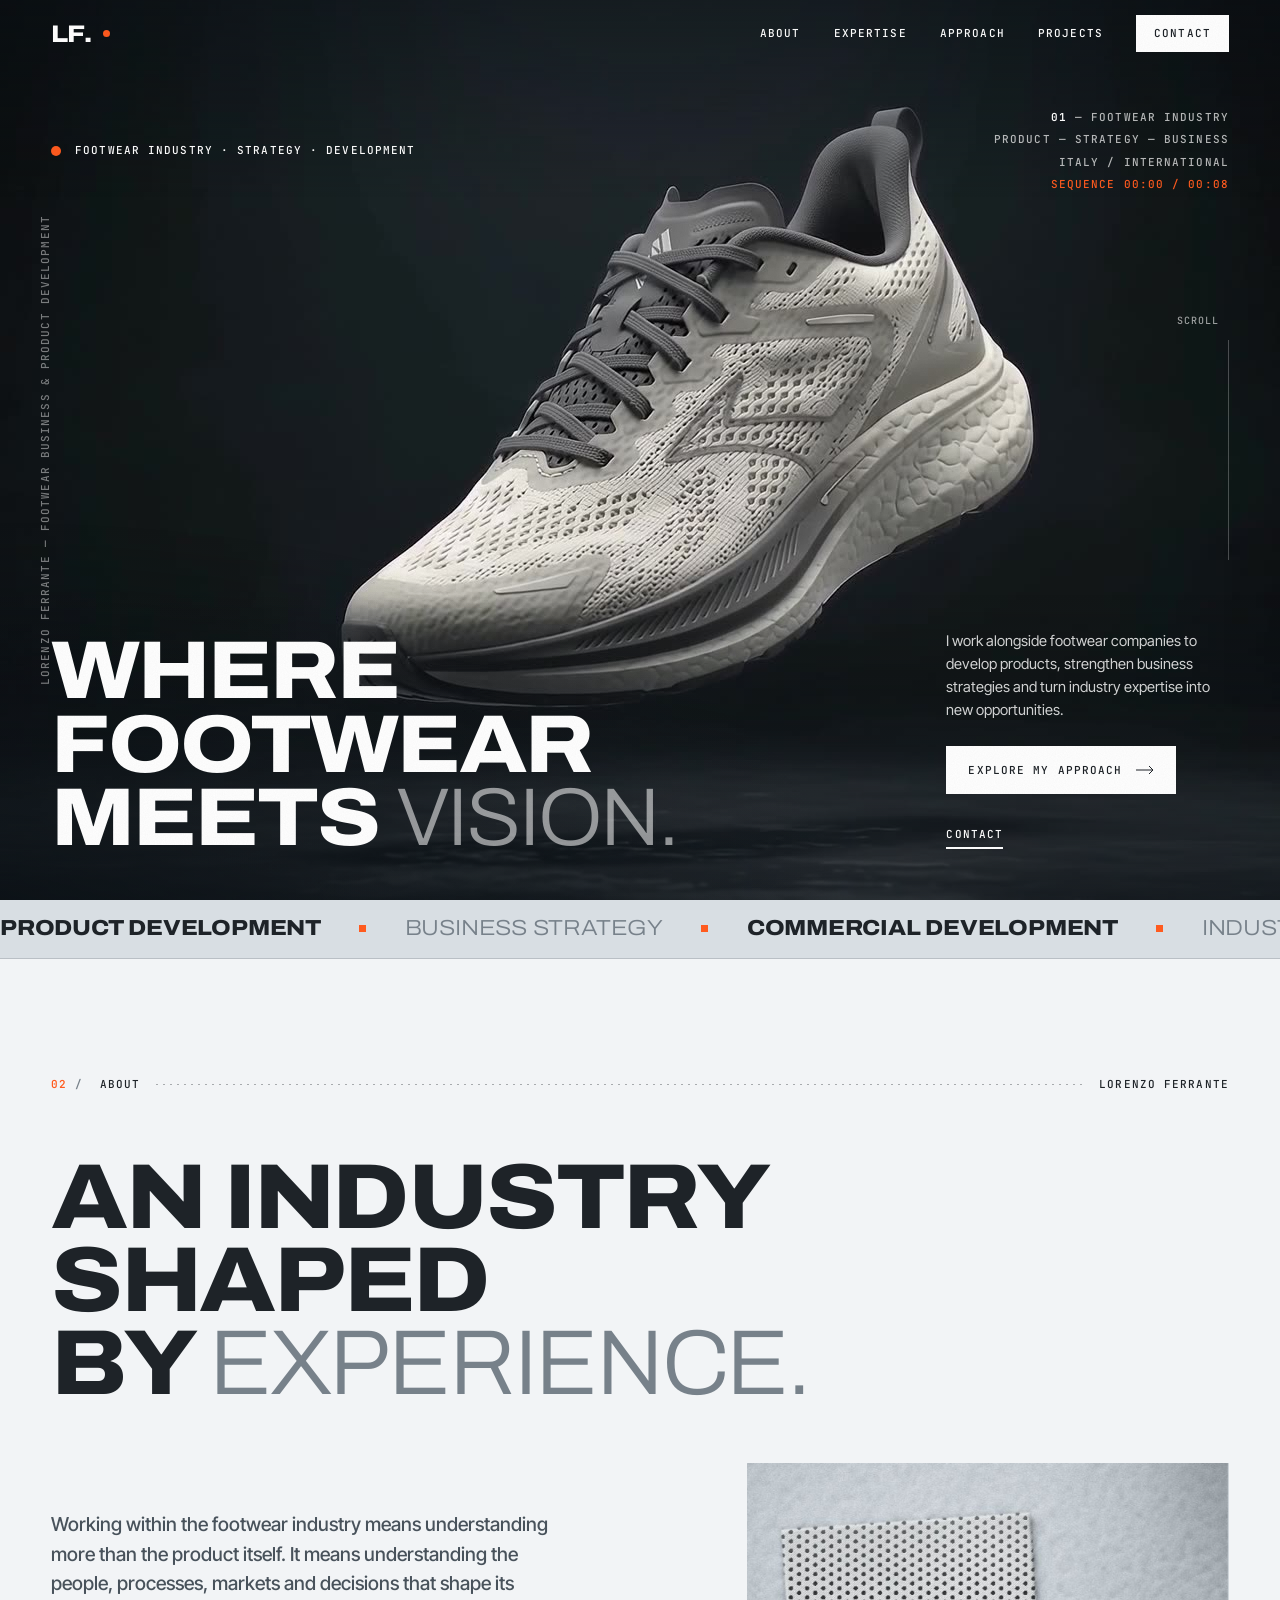
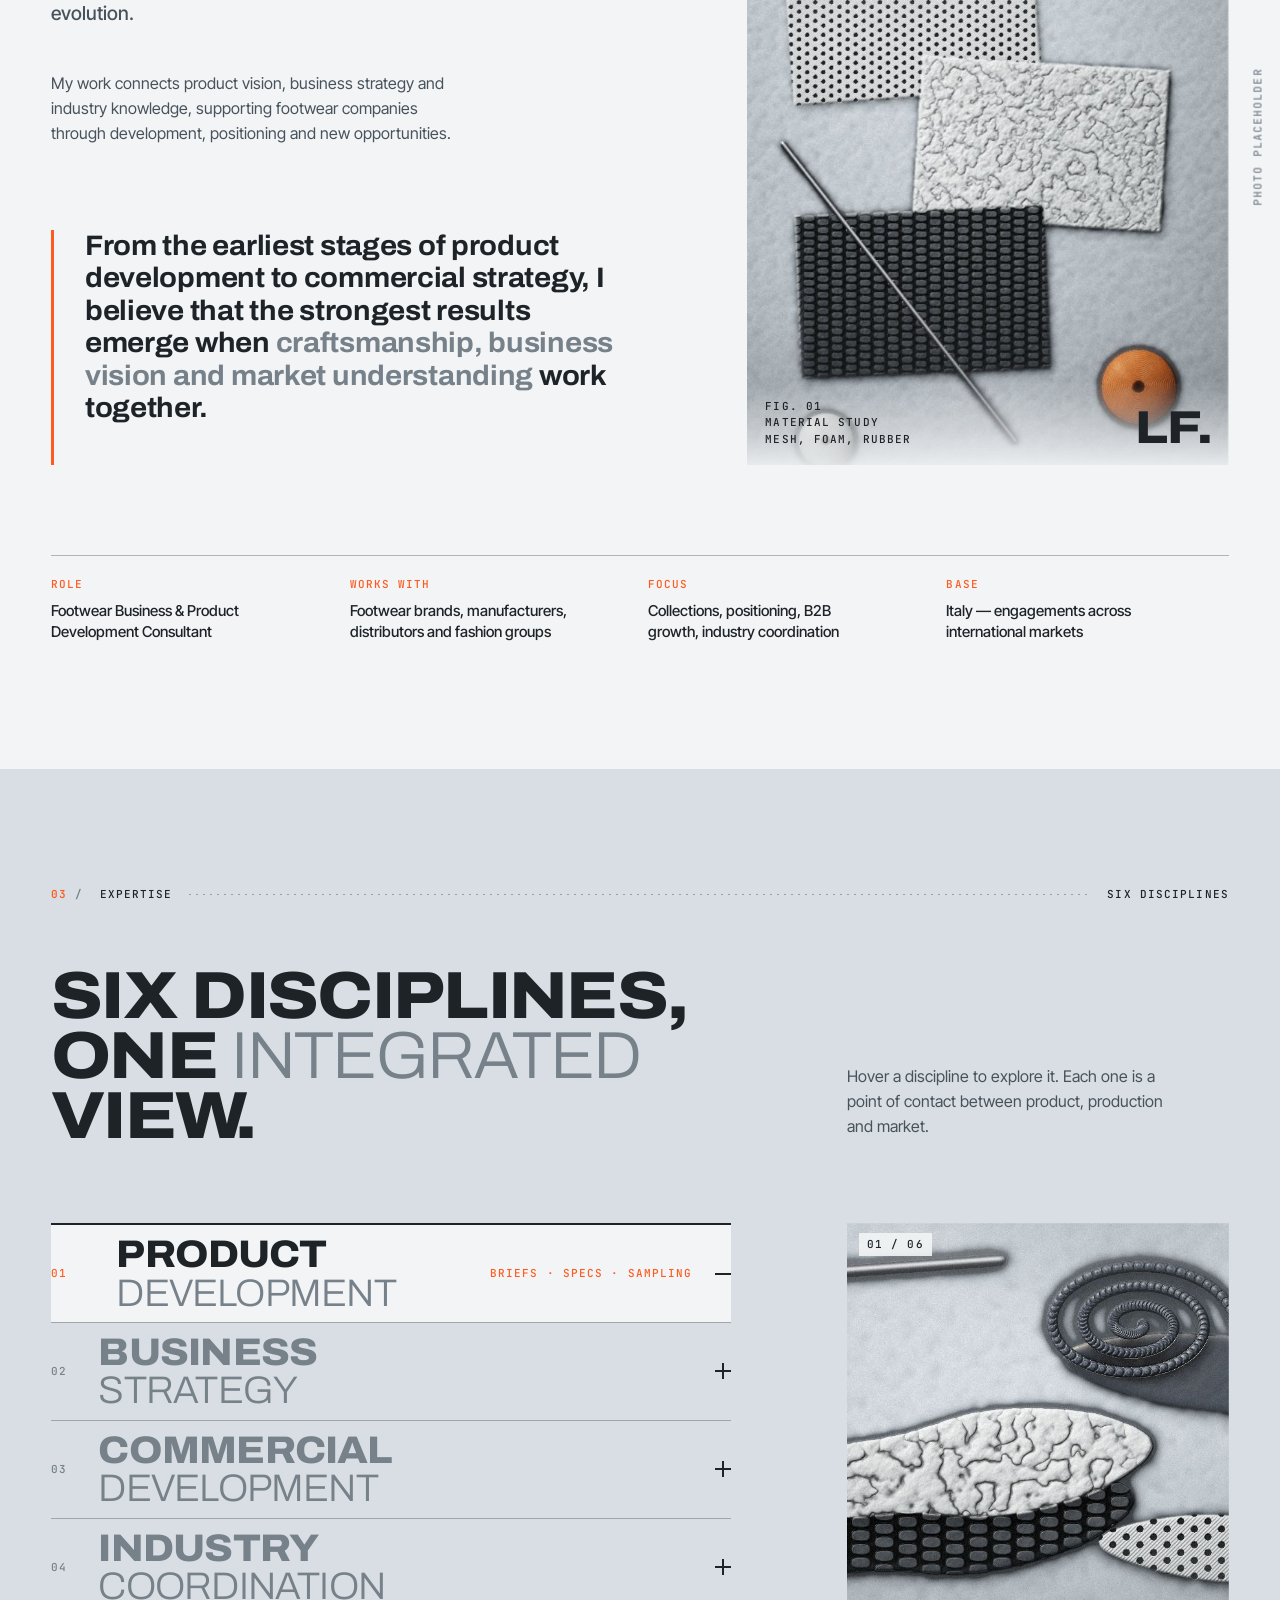
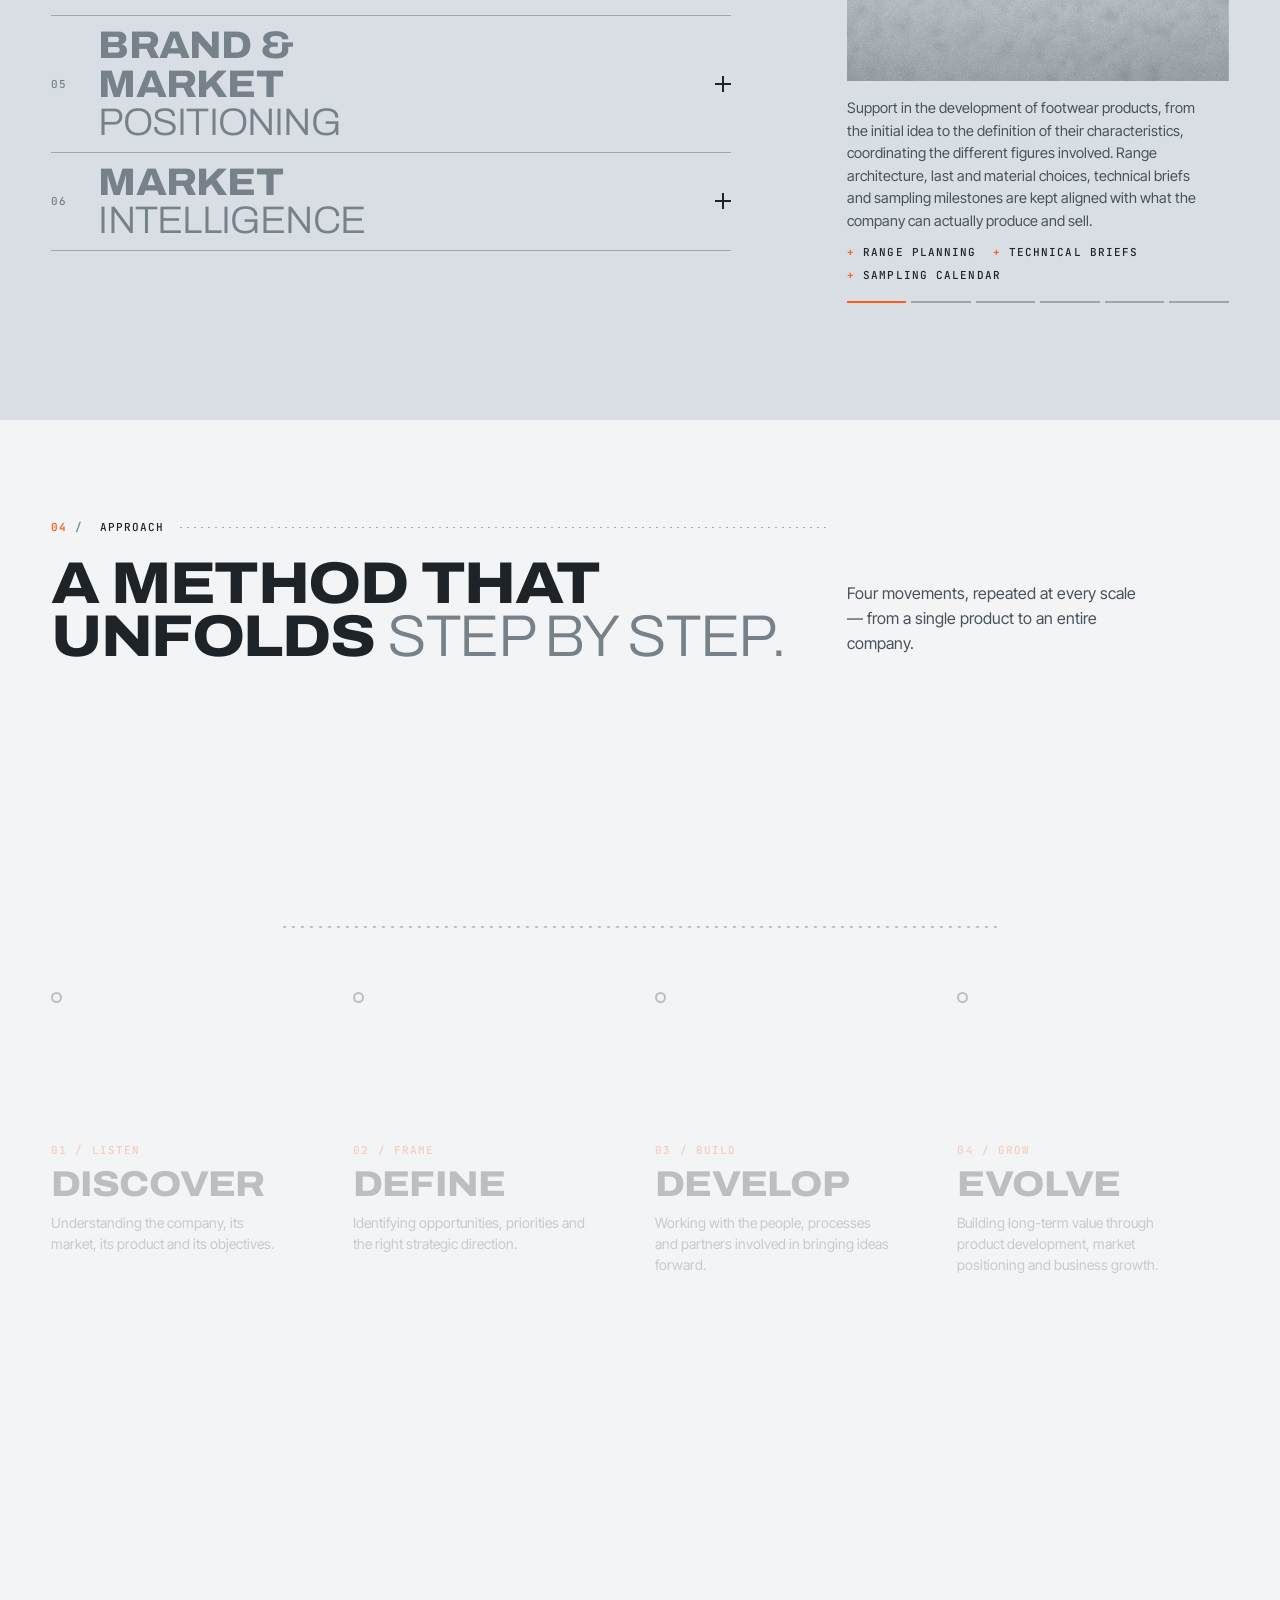
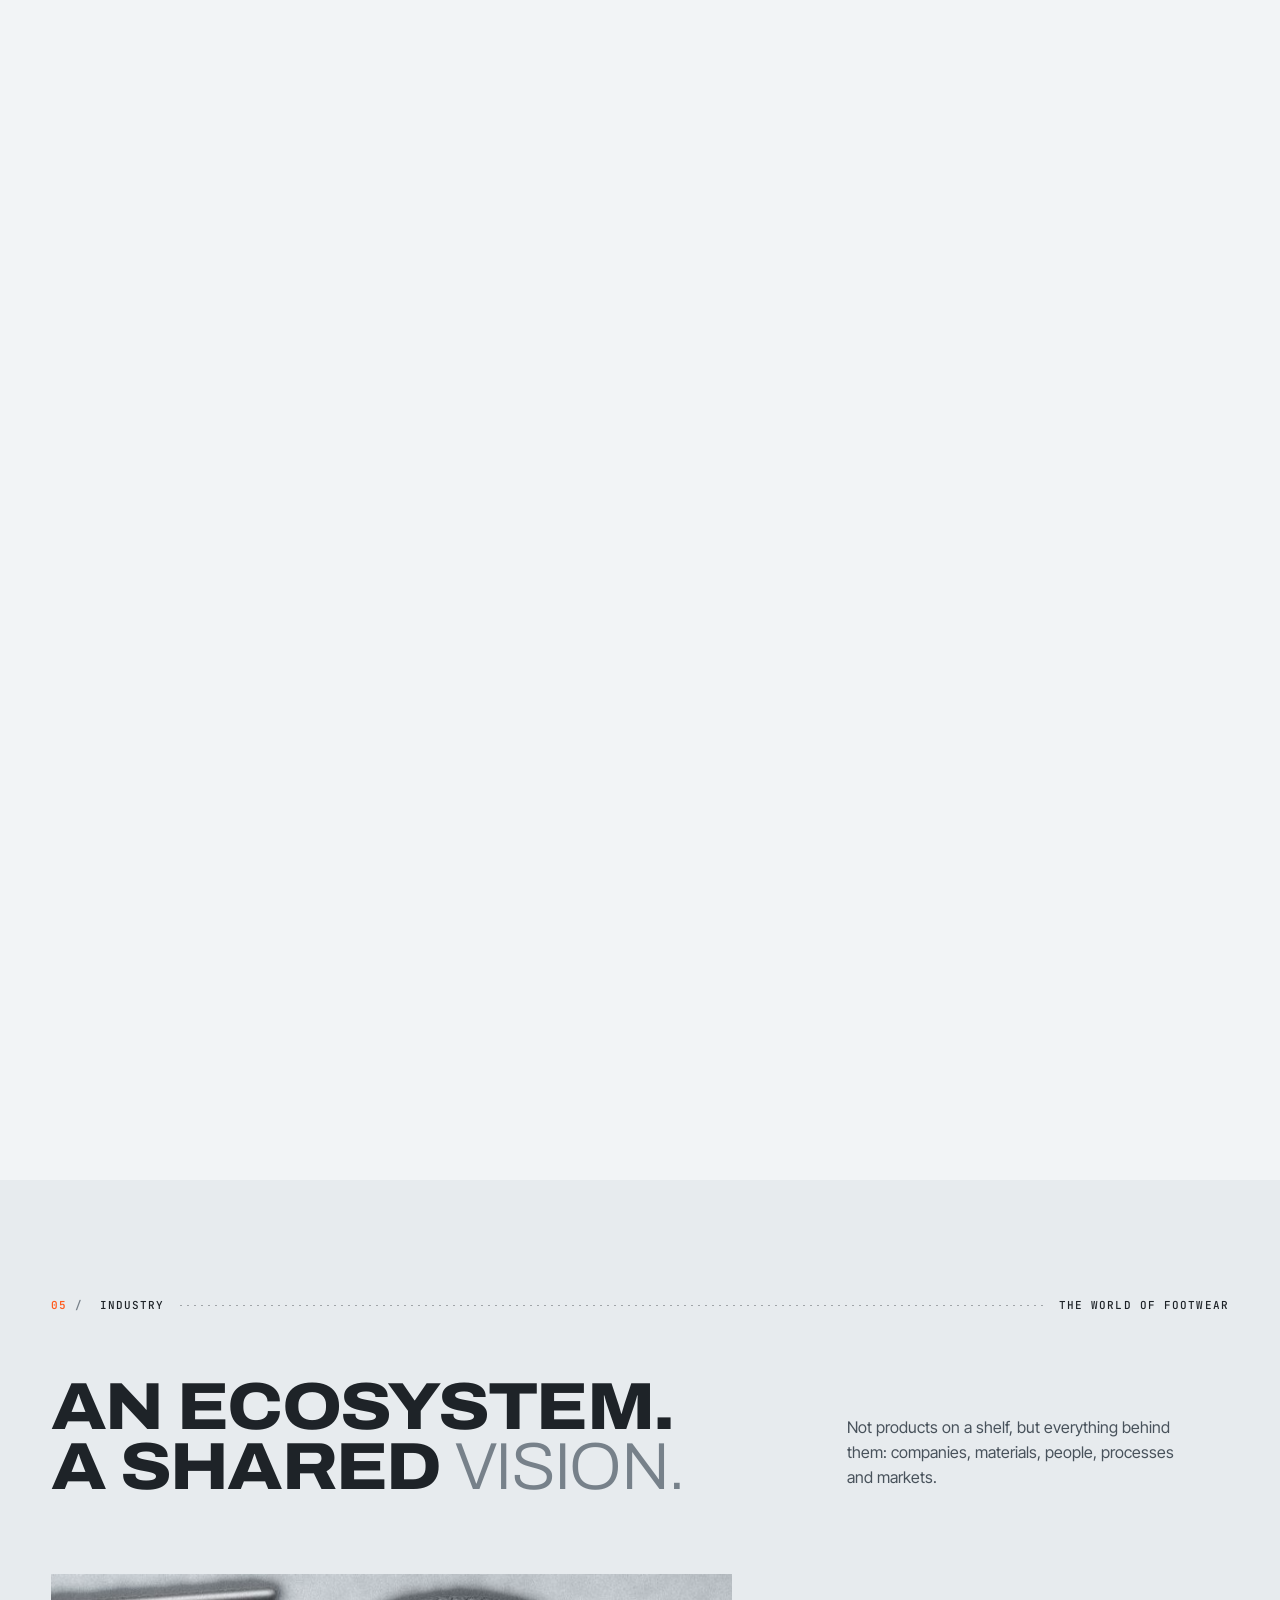
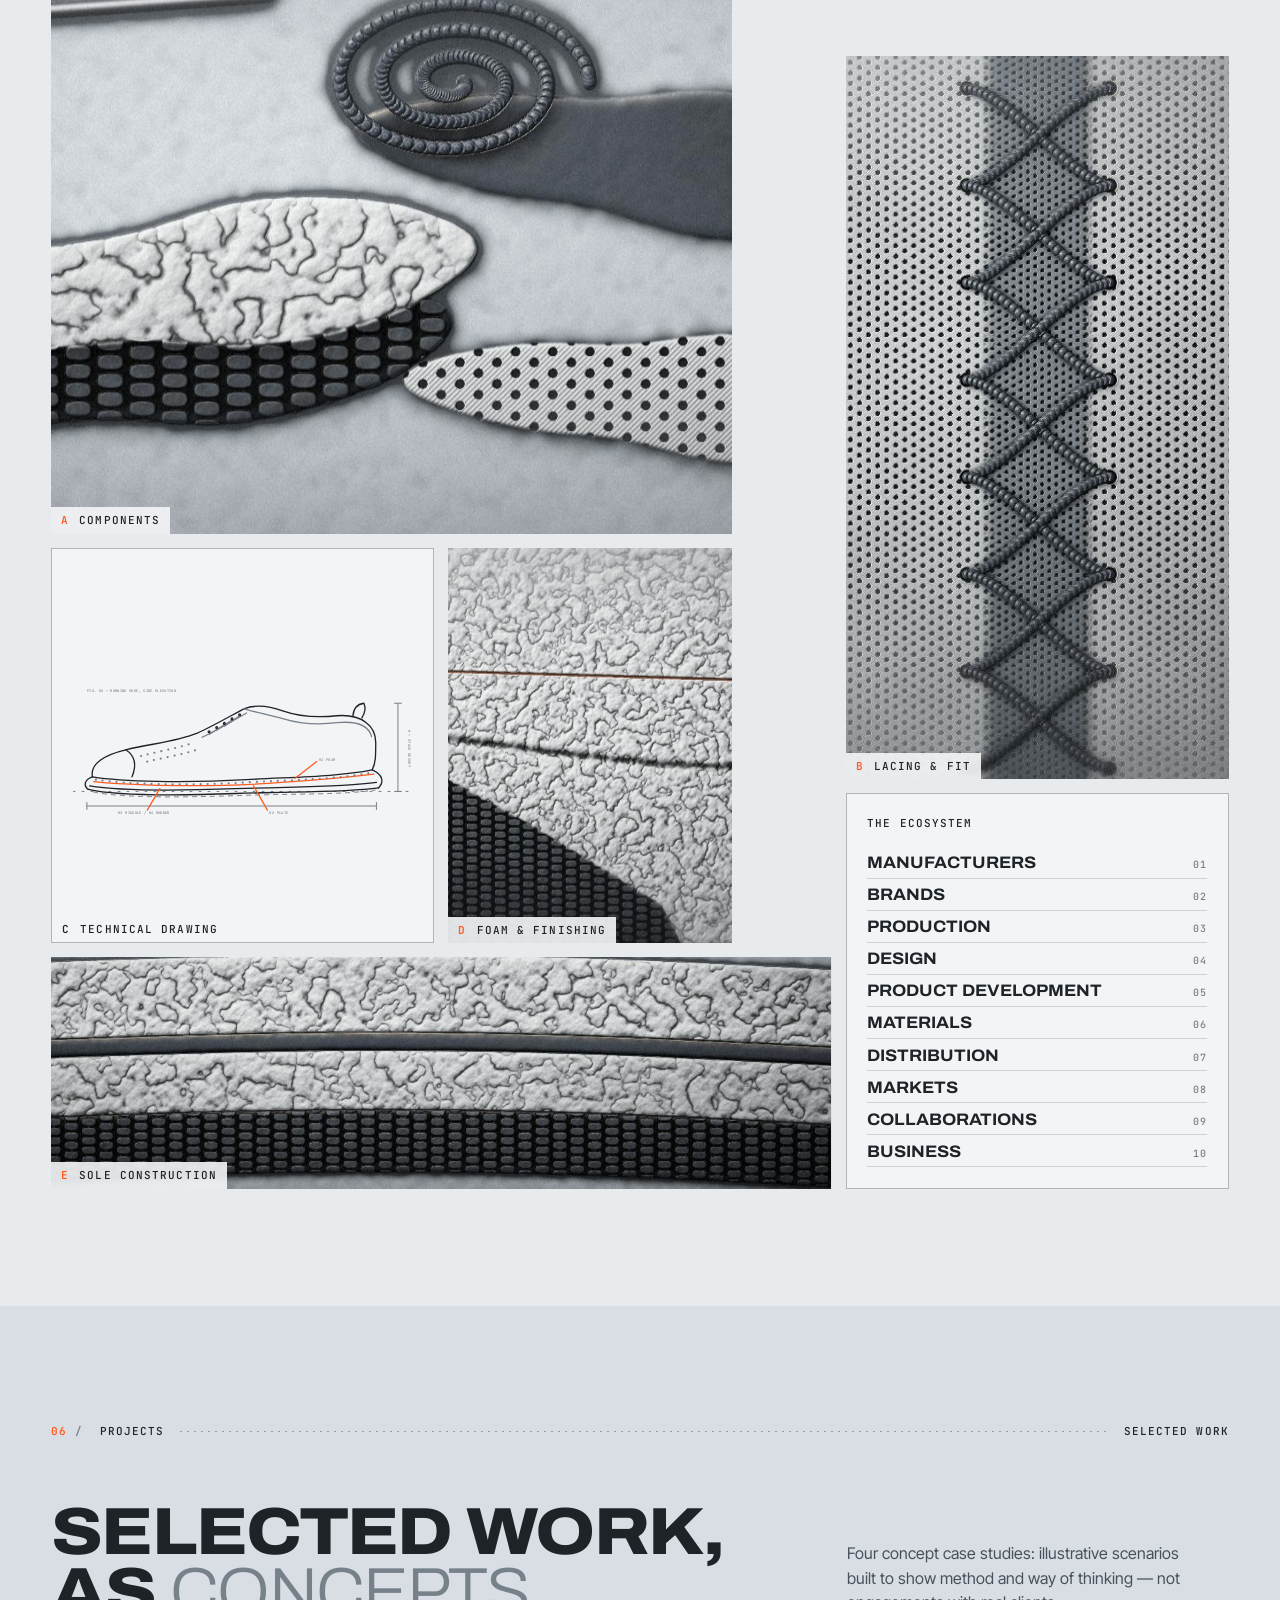
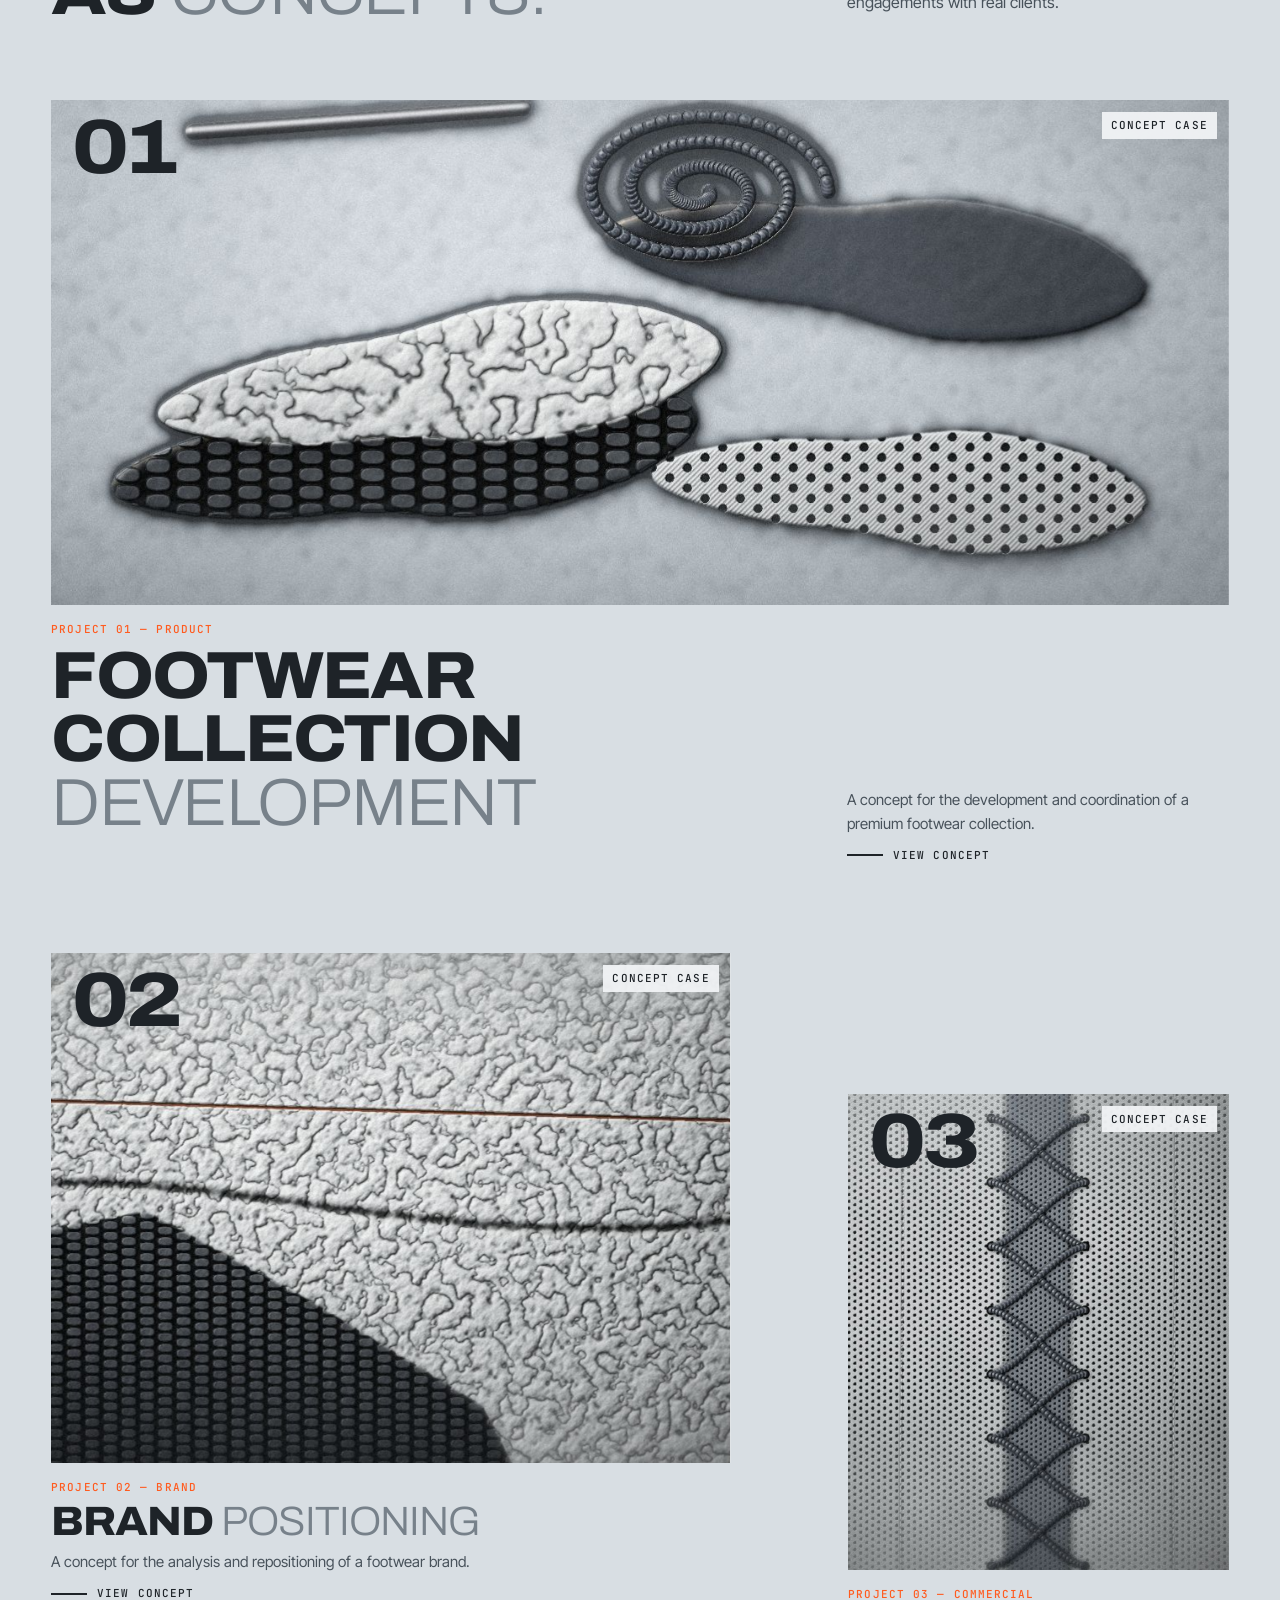
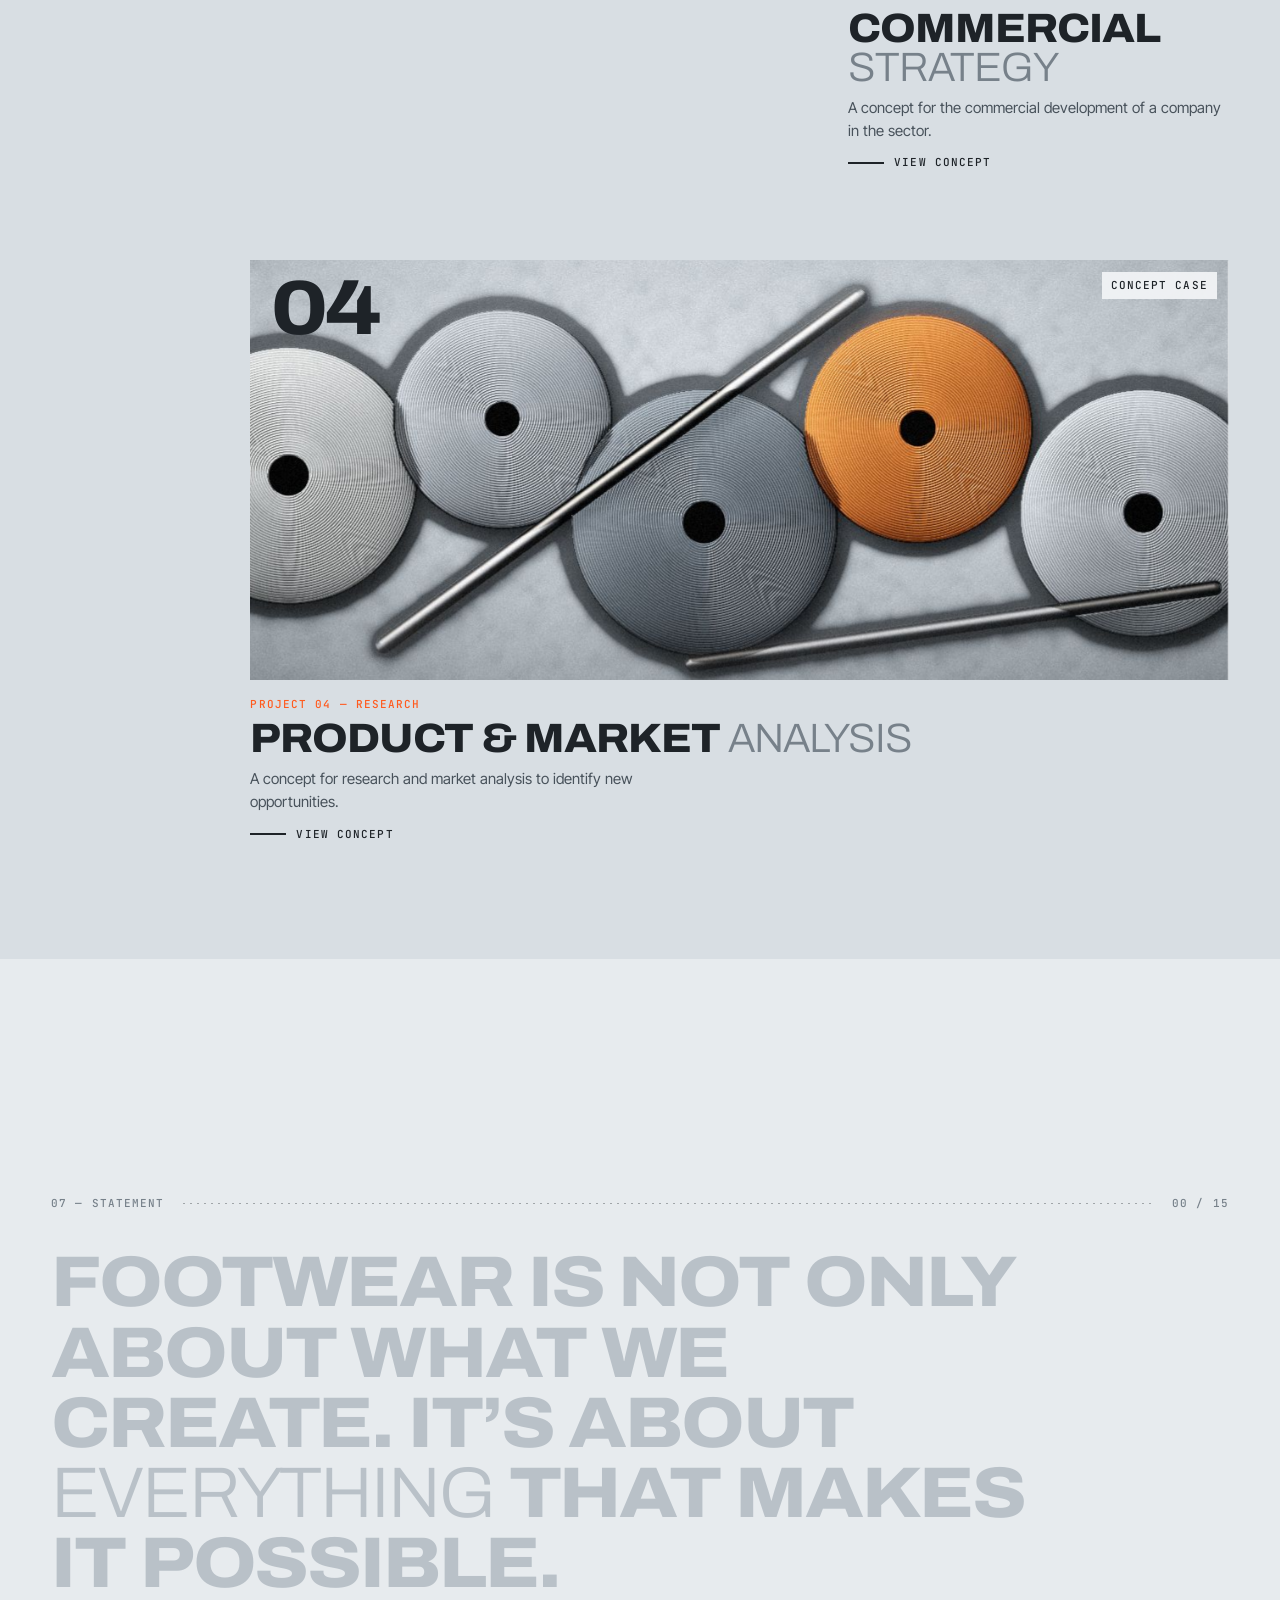
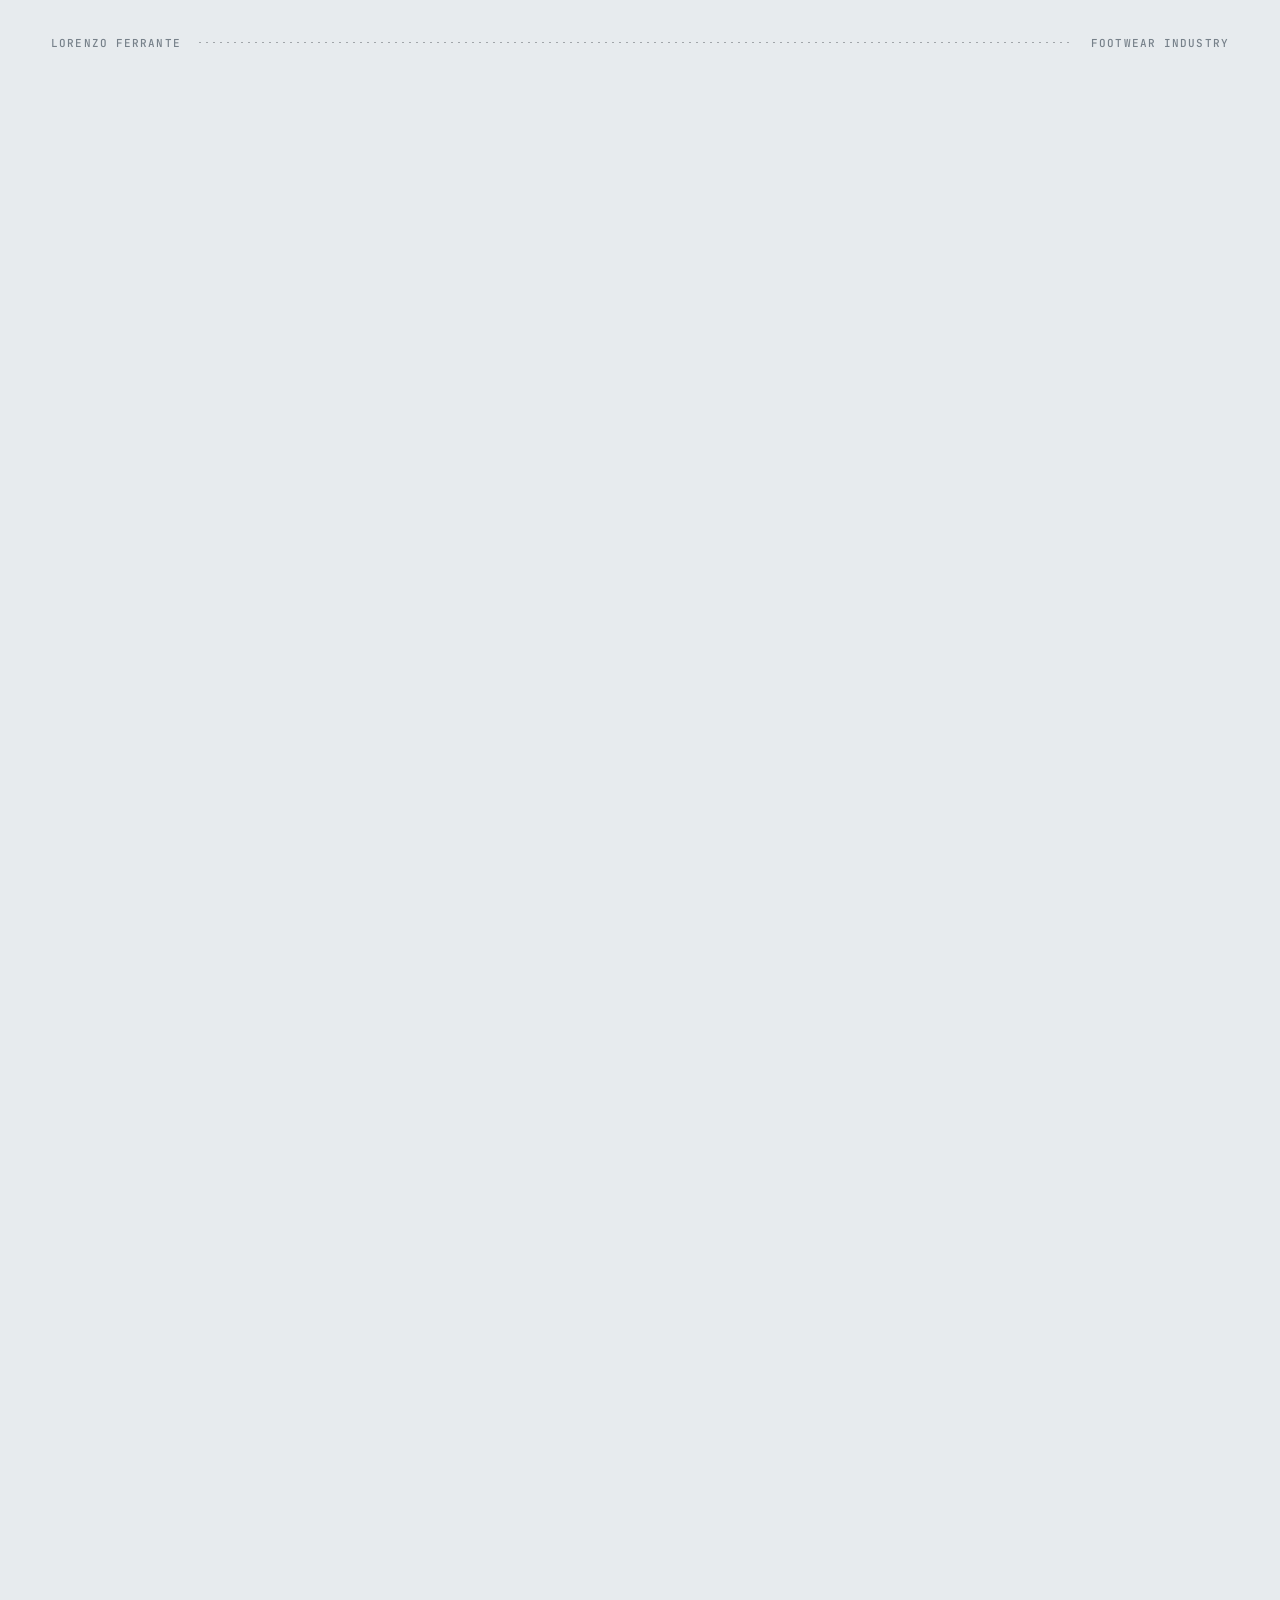
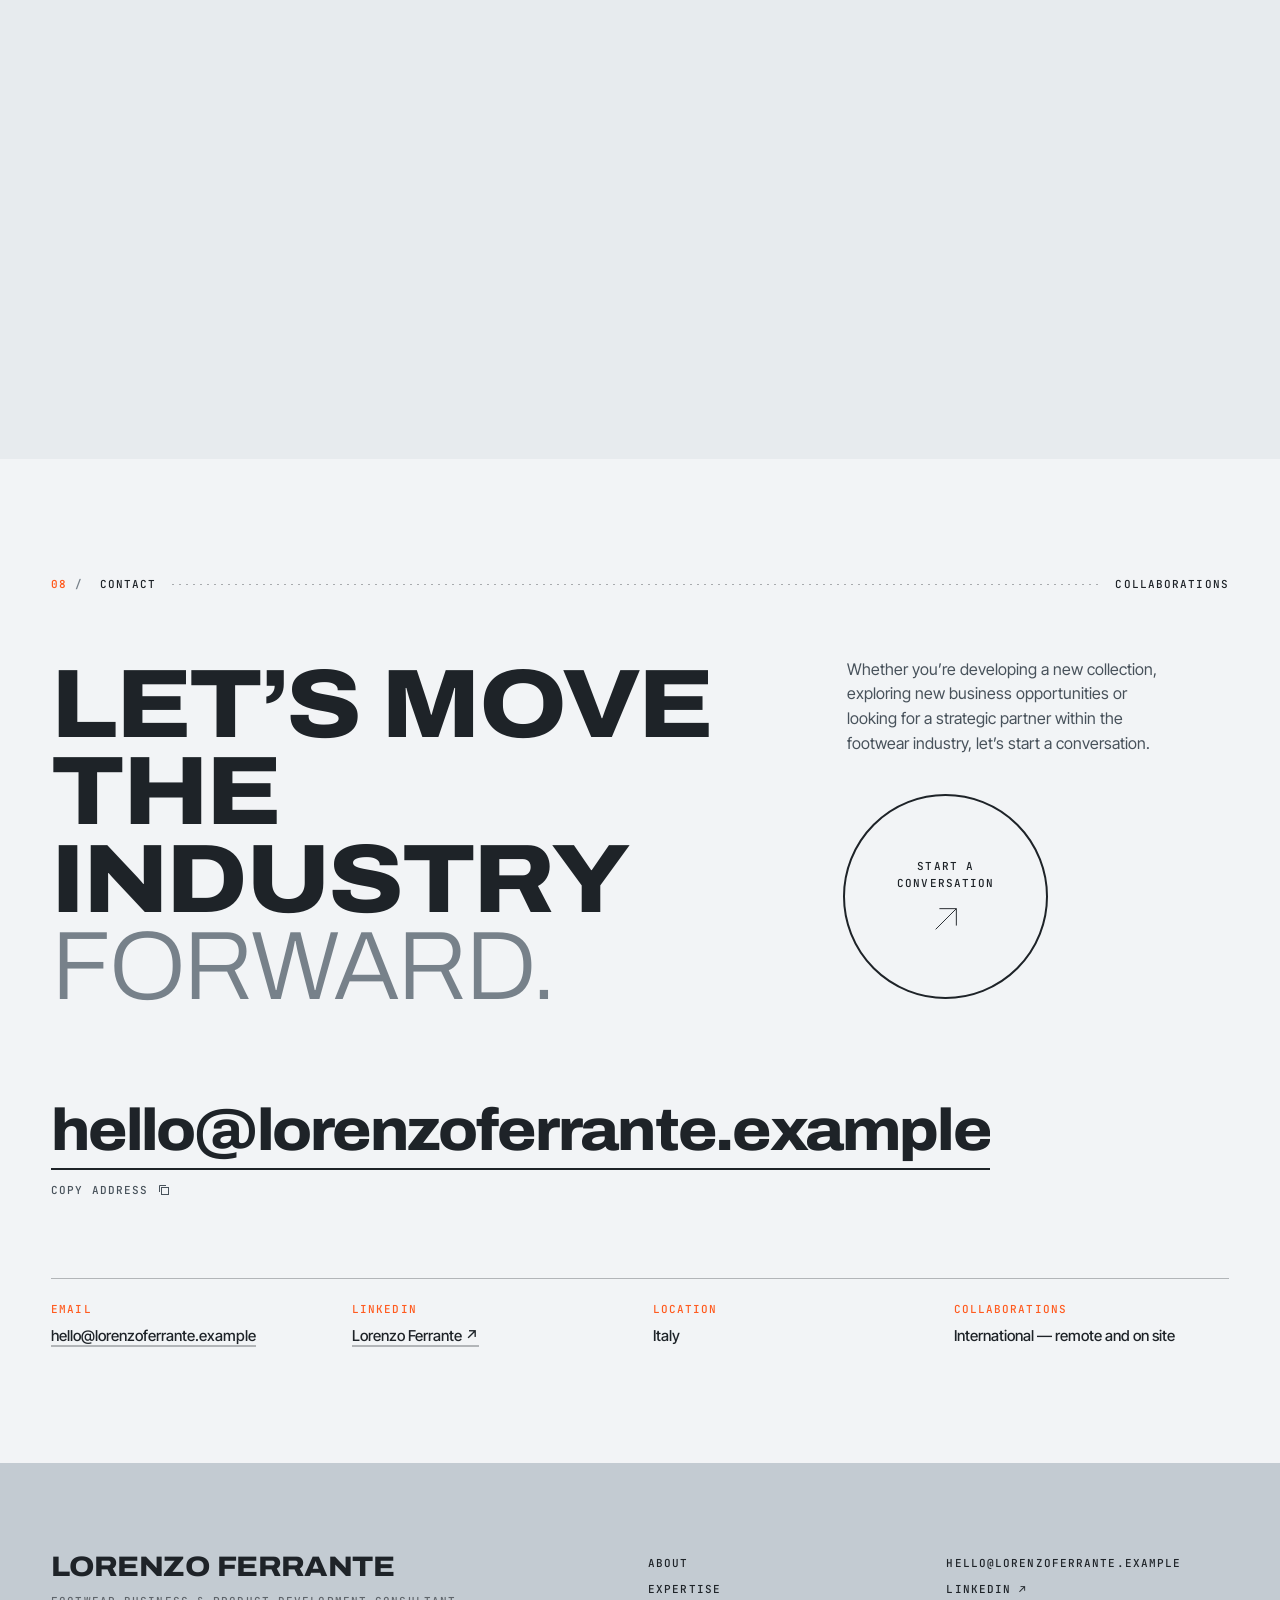
<file: index.html>
<!doctype html>
<html lang="en">
<head>
<meta charset="utf-8">
<meta name="viewport" content="width=device-width, initial-scale=1, viewport-fit=cover">
<title>Lorenzo Ferrante — Footwear Business & Product Development Consultant</title>
<meta name="description" content="Lorenzo Ferrante works alongside footwear companies to develop products, strengthen business strategies and turn industry expertise into new opportunities. Italy / International.">
<meta name="theme-color" content="#0B1116">
<meta property="og:type" content="website">
<meta property="og:title" content="Lorenzo Ferrante — Where footwear meets vision.">
<meta property="og:description" content="Footwear Business & Product Development Consultant. Product, strategy, commercial development. Italy / International.">
<meta name="twitter:card" content="summary_large_image">
<link rel="preconnect" href="https://fonts.googleapis.com">
<link rel="preconnect" href="https://fonts.gstatic.com" crossorigin>
<link href="https://fonts.googleapis.com/css2?family=Archivo:wdth,wght@62..125,100..900&family=Inter+Tight:wght@300;400;500;600&family=JetBrains+Mono:wght@400;500;600&display=swap" rel="stylesheet">
<script>document.documentElement.classList.add('js')</script>
<noscript><style>.hero__poster{opacity:1!important}.hero__curtain{display:none}.hero__video{display:none}[data-io],.ln__i{opacity:1!important;transform:none!important;clip-path:none!important}</style></noscript>
<style>
/* ==========================================================================
   TOKENS — ice-grey technical system
   ========================================================================== */
:root{
  --ice:#E7EBEE; --ice-2:#F2F4F6; --fog:#D8DEE3; --steel:#C3CBD2;
  --ink:#1E2328; --ink-2:#48525B; --ink-3:#77818A; --slate:#0B1116;
  --accent:#FF5B1F;
  --line:rgba(30,35,40,.16); --line-2:rgba(30,35,40,.3);
  --head:"Archivo","Arial Narrow",system-ui,sans-serif;
  --sans:"Inter Tight","Inter",system-ui,-apple-system,"Segoe UI",Roboto,sans-serif;
  --mono:"JetBrains Mono",ui-monospace,SFMono-Regular,Menlo,monospace;
  --gutter:clamp(20px,4vw,64px);
  --ease:cubic-bezier(.77,0,.18,1);
  --ease-out:cubic-bezier(.16,1,.3,1);
  --nav-h:68px;
}
*,*::before,*::after{box-sizing:border-box;margin:0;padding:0}
html{background:var(--ice);-webkit-text-size-adjust:100%;scroll-behavior:auto}
body{font-family:var(--sans);font-weight:400;font-size:16px;line-height:1.55;color:var(--ink);background:var(--ice);overflow-x:clip;-webkit-font-smoothing:antialiased;text-rendering:optimizeLegibility}
img,video,svg{display:block;max-width:100%}
a{color:inherit;text-decoration:none}
button{font:inherit;color:inherit;background:none;border:0;cursor:pointer;text-align:inherit}
ul,ol{list-style:none}
em{font-style:normal}
::selection{background:var(--accent);color:#fff}
:focus-visible{outline:2px solid var(--accent);outline-offset:3px}
.skip{position:fixed;left:12px;top:-60px;z-index:200;background:var(--ink);color:var(--ice);padding:10px 14px;font:500 12px var(--mono);letter-spacing:.08em;text-transform:uppercase}
.skip:focus{top:12px}
body::after{content:"";position:fixed;inset:0;z-index:90;pointer-events:none;opacity:.035;background-image:url("data:image/svg+xml;utf8,<svg xmlns='http://www.w3.org/2000/svg' width='160' height='160'><filter id='n'><feTurbulence type='fractalNoise' baseFrequency='.9' numOctaves='2' stitchTiles='stitch'/><feColorMatrix values='0 0 0 0 0  0 0 0 0 0  0 0 0 0 0  0 0 0 .9 0'/></filter><rect width='100%' height='100%' filter='url(%23n)'/></svg>")}

/* ==========================================================================
   TYPE
   ========================================================================== */
.mono{font-family:var(--mono);font-weight:500;font-size:11px;letter-spacing:.1em;text-transform:uppercase;line-height:1.5}
.display,.h2{font-family:var(--head);font-weight:800;font-stretch:112%;text-transform:uppercase;letter-spacing:-.025em;line-height:.9}
.display{font-size:clamp(2.7rem,7.2vw,8.4rem)}
.h2{font-size:clamp(2.2rem,5.2vw,6rem)}
.display em,.h2 em,.statement em,.xp__t em,.stg__t em,.pj__t em{color:var(--ink-3);font-weight:300;font-stretch:100%}
.lead{font-size:clamp(1.05rem,1.35vw,1.3rem);line-height:1.55}
.stitch{height:1px;color:var(--ink);opacity:.35;background:repeating-linear-gradient(90deg,currentColor 0 2px,transparent 2px 7px)}
.sec-label{display:flex;align-items:center;gap:16px;margin-bottom:clamp(28px,5vw,72px)}
.sec-label .stitch{flex:1}
.sec-label b{font-weight:600;color:var(--accent)}
.sec-label b::after{content:" /";color:var(--ink-3)}

/* ==========================================================================
   SECTION BASE
   ========================================================================== */
section{position:relative}
.sec{padding:clamp(80px,13vh,180px) var(--gutter)}
.theme-light{background:var(--ice-2);color:var(--ink)}
.theme-carbon{background:var(--fog)}
.theme-black{background:var(--ice)}
/* technical corner ticks on key blocks */
.ticks{position:relative}
.ticks::before,.ticks::after{content:"";position:absolute;width:12px;height:12px;border:1px solid var(--ink);opacity:.5;pointer-events:none}
.ticks::before{left:-1px;top:-1px;border-right:0;border-bottom:0}
.ticks::after{right:-1px;bottom:-1px;border-left:0;border-top:0}
.vlabel{position:absolute;writing-mode:vertical-rl;transform:rotate(180deg);white-space:nowrap;color:var(--ink-3)}

/* reveal */
.js [data-io]{opacity:0;transform:translate3d(0,26px,0);transition:opacity .9s var(--ease-out) var(--d,0s),transform 1s var(--ease-out) var(--d,0s)}
.js [data-io].is-in{opacity:1;transform:none}
.ln{display:block;overflow:hidden;padding:0 .08em .1em 0;margin:0 -.08em -.1em 0}
.ln__i{display:block;will-change:transform}
.js [data-lines]:not(.hero__title) .ln__i{transform:translate3d(0,110%,0);transition:transform 1s var(--ease-out) calc(var(--i,0)*.08s + var(--d,0s))}
.js [data-lines].is-in .ln__i,.js .is-ready .hero__title .ln__i{transform:none}
.js [data-lines]{opacity:1;transform:none}
.rv{position:relative;overflow:hidden;background:var(--fog)}
.js .rv{clip-path:inset(0 0 100% 0);transition:clip-path 1.2s var(--ease) var(--d,0s)}
.js .rv.is-in{clip-path:inset(0)}
.rv .px{position:absolute;inset:-6% 0;will-change:transform}
.rv img{width:100%;height:100%;object-fit:cover;transform:scale(1.1);transition:transform 1.6s var(--ease-out) var(--d,0s),filter .6s ease}
.rv.is-in img{transform:scale(1)}

/* ==========================================================================
   NAV
   ========================================================================== */
.nav{position:fixed;inset:0 0 auto 0;z-index:80;height:var(--nav-h);display:flex;align-items:center;justify-content:space-between;padding:0 var(--gutter);transition:background .4s ease,color .4s ease,transform .5s var(--ease),border-color .4s;border-bottom:1px solid transparent;color:#fff}
.nav.is-scrolled{background:rgba(11,17,22,.72);-webkit-backdrop-filter:blur(14px);backdrop-filter:blur(14px);border-color:rgba(255,255,255,.1)}
.nav.is-light{color:var(--ink)}
.nav.is-light.is-scrolled{background:rgba(242,244,246,.82);border-color:var(--line)}
.nav.is-hidden{transform:translateY(-100%)}
.nav.menu-open{background:transparent;border-color:transparent;color:var(--ink);transform:none;-webkit-backdrop-filter:none;backdrop-filter:none}
.nav__logo{font-family:var(--head);font-weight:800;font-stretch:118%;font-size:24px;letter-spacing:-.03em;line-height:1;display:flex;align-items:center;gap:12px}
.nav__logo::after{content:"";width:7px;height:7px;background:var(--accent);border-radius:50%;display:block}
.nav__logo small{display:none}
.nav__links{display:flex;gap:clamp(20px,2.6vw,42px);align-items:center}
.nav__links a{position:relative;padding:6px 0}
.nav__links a:not(.nav__cta)::after{content:"";position:absolute;left:0;right:0;bottom:0;height:2px;background:var(--accent);transform:scaleX(0);transform-origin:right;transition:transform .5s var(--ease)}
.nav__links a:not(.nav__cta):hover::after,.nav__links a.is-active::after{transform:scaleX(1);transform-origin:left}
.nav__cta{background:var(--ink);color:var(--ice)!important;padding:10px 18px!important;transition:background .3s}
.nav:not(.is-light) .nav__cta{background:#fff;color:var(--ink)!important}
.nav__cta:hover{background:var(--accent)!important;color:#fff!important}
.burger{display:none;align-items:center;gap:12px;padding:10px 0;position:relative;z-index:2}
.burger__lines{position:relative;width:28px;height:12px}
.burger__lines i{position:absolute;left:0;right:0;height:2px;background:currentColor;transition:transform .6s var(--ease),top .6s var(--ease),width .4s var(--ease)}
.burger__lines i:nth-child(1){top:0}.burger__lines i:nth-child(2){top:10px;width:60%;left:auto;right:0}
.menu-open .burger__lines i:nth-child(1){top:5px;transform:rotate(45deg)}
.menu-open .burger__lines i:nth-child(2){top:5px;width:100%;transform:rotate(-45deg)}
.burger__txt{position:relative;display:block;height:1.5em;overflow:hidden;width:5.2em}
.burger__txt span{display:block;transition:transform .5s var(--ease)}
.menu-open .burger__txt span{transform:translateY(-100%)}
.progress{position:absolute;left:0;bottom:-1px;height:2px;width:100%;background:var(--accent);transform:scaleX(0);transform-origin:0 50%}

.menu{position:fixed;inset:0;z-index:70;background:var(--ice);color:var(--ink);display:grid;align-content:center;padding:calc(var(--nav-h) + 24px) var(--gutter) 32px;clip-path:inset(0 0 100% 0);visibility:hidden;transition:clip-path .8s var(--ease),visibility 0s linear .8s;overflow:hidden}
.menu.is-open{clip-path:inset(0);visibility:visible;transition:clip-path .8s var(--ease),visibility 0s}
.menu__list li{overflow:hidden;border-top:1px solid var(--line)}
.menu__list li:last-child{border-bottom:1px solid var(--line)}
.menu__list a{display:flex;align-items:baseline;gap:16px;padding:clamp(6px,1.5vh,14px) 0;font-family:var(--head);font-weight:800;font-stretch:112%;text-transform:uppercase;font-size:clamp(2.2rem,9vw,5.6rem);line-height:1;letter-spacing:-.025em;transform:translateY(105%);transition:transform .8s var(--ease) calc(.05s*var(--i)),color .3s,padding .4s var(--ease)}
.menu.is-open .menu__list a{transform:none;transition-delay:calc(.25s + .05s*var(--i)),0s,0s}
.menu__list a .mono{color:var(--accent);min-width:2.2em}
.menu__list a:hover,.menu__list a:focus-visible{color:var(--accent);padding-left:16px}
.menu__aside{display:none}
.menu__foot{margin-top:clamp(20px,4vh,40px);display:flex;justify-content:space-between;gap:20px;flex-wrap:wrap;opacity:0;transition:opacity .8s ease .6s;color:var(--ink-2)}
.menu.is-open .menu__foot{opacity:1}

/* ==========================================================================
   HERO — pinned, scroll-driven film + synced annotations
   ========================================================================== */
.hero{position:relative;height:560vh;background:var(--slate)}
.hero__pin{position:sticky;top:0;height:100vh;height:100svh;min-height:640px;overflow:hidden;isolation:isolate;background:var(--slate);color:#fff}
.hero.no-video,.hero.is-static{height:100vh;height:100svh;min-height:640px}
.hero.no-video .hero__pin,.hero.is-static .hero__pin{position:relative}
.hero__fit{position:absolute;inset:0;transform-origin:100% 50%;will-change:transform}
.hero__media{position:absolute;inset:0;-webkit-mask-image:linear-gradient(90deg,transparent 0,#000 var(--edge,0%),#000 calc(100% - var(--edge,0%)),transparent 100%),linear-gradient(180deg,transparent 0,#000 var(--edge,0%),#000 calc(100% - var(--edge,0%)),transparent 100%);-webkit-mask-composite:source-in;mask-image:linear-gradient(90deg,transparent 0,#000 var(--edge,0%),#000 calc(100% - var(--edge,0%)),transparent 100%),linear-gradient(180deg,transparent 0,#000 var(--edge,0%),#000 calc(100% - var(--edge,0%)),transparent 100%);mask-composite:intersect}
.hero__poster,.hero__video{position:absolute;inset:0;width:100%;height:100%;object-fit:cover;object-position:50% 50%}
.hero__poster{opacity:0;transition:opacity 1s ease}
.hero__video{opacity:0;transition:opacity 1s ease;background:var(--slate)}
.hero__video.is-on{opacity:1}
.hero.no-video .hero__poster{opacity:1}
.hero__shade{position:absolute;inset:0;z-index:1;pointer-events:none;background:
  linear-gradient(180deg,rgba(11,17,22,.55),rgba(11,17,22,0) 22%),
  radial-gradient(110% 70% at 0% 100%,rgba(11,17,22,.78),rgba(11,17,22,0) 60%),
  linear-gradient(0deg,rgba(11,17,22,.7),rgba(11,17,22,0) 34%)}
.hero__curtain{position:absolute;inset:0;z-index:5;background:var(--slate);pointer-events:none;transition:opacity 1.2s ease .1s}
.is-ready .hero__curtain{opacity:0}
.hero__ui{position:absolute;inset:0;z-index:3;padding:calc(var(--nav-h) + clamp(18px,4.5vh,48px)) var(--gutter) clamp(26px,5vh,56px);display:grid;grid-template-columns:repeat(12,1fr);grid-template-rows:auto 1fr auto;column-gap:16px;will-change:transform,opacity}
.hero__label{grid-column:1/8;grid-row:1;display:flex;align-items:center;gap:14px}
.hero__label::before{content:"";width:10px;height:10px;background:var(--accent);border-radius:50%;flex:none;transform:scale(0);transition:transform .7s var(--ease-out) .6s}
.is-ready .hero__label::before{transform:none}
.hero__label span,.hero__meta>*{opacity:0;transform:translateY(10px);transition:opacity .8s ease .7s,transform 1s var(--ease-out) .7s}
.is-ready .hero__label span,.is-ready .hero__meta>*{opacity:1;transform:none}
.hero__meta>*:nth-child(2){transition-delay:.8s}.hero__meta>*:nth-child(3){transition-delay:.9s}.hero__meta>*:nth-child(4){transition-delay:1s}
.hero__meta{grid-column:9/13;grid-row:1;justify-self:end;text-align:right;display:grid;gap:6px;color:rgba(255,255,255,.7)}
.hero__meta b{font-weight:600;color:#fff}
.hero__tc{color:var(--accent);font-variant-numeric:tabular-nums}
.hero__bottom{grid-column:1/13;grid-row:3;display:grid;grid-template-columns:repeat(12,1fr);column-gap:16px;align-items:end}
.hero__title{grid-column:1/9;font-size:clamp(2.7rem,6.4vw,7.6rem);color:#fff}
.hero__title .ln__i{transform:translate3d(0,112%,0);transition:transform 1.3s var(--ease-out) calc(.4s + var(--i)*.12s)}
.hero__title em{color:rgba(255,255,255,.55)}
.hero__side{grid-column:10/13;display:grid;gap:24px;padding-bottom:.5vw}
.hero__side p{font-size:clamp(.92rem,1.05vw,1.05rem);line-height:1.55;color:rgba(255,255,255,.82);max-width:36ch}
.hero__ctas{display:flex;align-items:center;gap:26px;flex-wrap:wrap}
.hero__side>*{opacity:0;transform:translateY(16px);transition:opacity 1s ease 1.2s,transform 1.1s var(--ease-out) 1.2s}
.hero__side>*:nth-child(2){transition-delay:1.35s}
.is-ready .hero__side>*{opacity:1;transform:none}
.btn{position:relative;display:inline-flex;align-items:center;gap:14px;padding:16px 22px;background:#fff;color:var(--ink);overflow:hidden;isolation:isolate;transition:color .4s}
.btn::before{content:"";position:absolute;inset:0;background:var(--accent);transform:translateX(-101%);transition:transform .5s var(--ease);z-index:-1}
.btn:hover{color:#fff}.btn:hover::before{transform:none}
.btn svg{width:18px;height:10px;transition:transform .4s var(--ease)}
.btn:hover svg{transform:translateX(5px)}
.link-u{position:relative;display:inline-block;padding:6px 0}
.link-u::after{content:"";position:absolute;left:0;right:0;bottom:0;height:2px;background:currentColor;transition:transform .5s var(--ease);transform-origin:left}
.link-u:hover::after{transform:scaleX(.35)}
.hero__rail{position:absolute;z-index:3;left:calc(var(--gutter) - 14px);top:50%;transform:translateY(-50%) rotate(180deg);writing-mode:vertical-rl;color:rgba(255,255,255,.45);opacity:0;transition:opacity 1s ease 1.5s;white-space:nowrap}
.is-ready .hero__rail{opacity:1}
.hero__cue{position:absolute;z-index:3;left:50%;bottom:clamp(14px,2.6vh,26px);transform:translateX(-50%);display:flex;flex-direction:column;align-items:center;gap:8px;color:rgba(255,255,255,.6);opacity:0;transition:opacity 1s ease 1.8s}
.is-ready .hero__cue{opacity:1}
.hero__cue i{display:block;width:1px;height:30px;background:linear-gradient(var(--accent),transparent);animation:cue 2.2s var(--ease) infinite;transform-origin:top}
@keyframes cue{0%{transform:scaleY(0)}50%{transform:scaleY(1);transform-origin:top}51%{transform-origin:bottom}100%{transform:scaleY(0);transform-origin:bottom}}
.hero__prog{position:absolute;z-index:4;right:var(--gutter);top:50%;transform:translateY(-50%);height:min(30vh,220px);width:1px;background:rgba(255,255,255,.25);opacity:0;transition:opacity .5s}
.hero__prog i{position:absolute;left:-1px;top:0;width:3px;height:100%;background:var(--accent);transform:scaleY(0);transform-origin:0 0}
.hero__prog.is-on{opacity:1}
.hero__prog::before{content:"Scroll";position:absolute;right:10px;top:-26px;font:500 10px var(--mono);letter-spacing:.1em;text-transform:uppercase;color:rgba(255,255,255,.6)}

/* synced annotations (HTML over the film) */
.anno{position:absolute;inset:0;z-index:4;pointer-events:none}
.a{position:absolute;opacity:0;visibility:hidden;color:#fff;will-change:transform,opacity}
.a__t{font-family:var(--head);font-weight:800;font-stretch:112%;text-transform:uppercase;letter-spacing:-.025em;line-height:.92;font-size:clamp(2.2rem,5.2vw,6rem)}
.a__s{margin-top:16px;font-size:clamp(.95rem,1.15vw,1.12rem);color:rgba(255,255,255,.82);max-width:34ch}
.a--tl{left:var(--gutter);top:calc(var(--nav-h) + clamp(28px,8vh,90px));max-width:min(34vw,500px)}
.a1 .a__t{font-size:clamp(2.2rem,4.1vw,5rem)}
.a2{right:var(--gutter);bottom:clamp(64px,14vh,150px);text-align:right;display:grid;gap:10px;justify-items:end}
.chip{display:inline-flex;align-items:center;gap:10px;padding:9px 14px;background:rgba(255,255,255,.92);color:var(--ink)}
.chip::before{content:"";width:7px;height:7px;border-radius:50%;background:var(--accent)}
.a2 .idx{color:rgba(255,255,255,.85)}
.a2 .idx b{color:var(--accent);font-weight:600}
.a2 .rule{display:block;width:clamp(80px,12vw,180px);height:1px;background:rgba(255,255,255,.5);margin-left:auto}
.a3 .a__t,.a5 .a__t{font-size:clamp(1.9rem,3.7vw,4.6rem)}
.a5 .a__k{margin-top:16px;font-family:var(--head);font-weight:700;font-stretch:112%;letter-spacing:.04em;text-transform:uppercase;font-size:clamp(.9rem,1.2vw,1.2rem);color:var(--accent)}
.a6{left:var(--gutter);bottom:clamp(40px,9vh,96px);max-width:min(27vw,420px)}
.a6 .a__t{font-size:clamp(2.2rem,4vw,5rem)}
/* callouts */
.co-wrap{position:absolute;inset:0;opacity:0;visibility:hidden}
.co-lines{position:absolute;inset:0;width:100%;height:100%;overflow:visible}
.co-lines line{stroke:var(--accent);stroke-width:1}
.co-lines .dot{fill:var(--accent)}
.co-lines .ring{fill:none;stroke:var(--accent);stroke-width:1;opacity:.7}
.co{position:absolute;left:var(--gutter);width:clamp(210px,19vw,300px);background:rgba(242,244,246,.96);color:var(--ink);padding:12px 14px 13px;opacity:0;visibility:hidden;will-change:transform,opacity;border-left:2px solid var(--accent)}
.co__n{display:block;color:var(--accent);margin-bottom:4px}
.co__t{display:block;font-family:var(--head);font-weight:800;font-stretch:112%;text-transform:uppercase;letter-spacing:.01em;font-size:13px;line-height:1.15}
.co p{margin-top:6px;font-size:12.5px;line-height:1.45;color:var(--ink-2)}
.co-pin{position:absolute;width:22px;height:22px;margin:-11px 0 0 -11px;display:none;place-items:center;background:var(--accent);color:#fff;border-radius:50%;font:600 10px var(--mono)}
.co-card{display:none}
.hero__static{display:none}

/* ticker */
.ticker{background:var(--fog);border-bottom:1px solid var(--line);overflow:hidden;padding:18px 0;color:var(--ink)}
.ticker__track{display:flex;width:max-content;animation:tick 50s linear infinite;will-change:transform}
.ticker__track span{display:flex;align-items:center;gap:clamp(22px,3vw,48px);padding-right:clamp(22px,3vw,48px);font-family:var(--head);font-weight:800;font-stretch:112%;text-transform:uppercase;font-size:clamp(1rem,1.7vw,1.7rem);line-height:1;white-space:nowrap;letter-spacing:-.01em}
.ticker__track i{font-style:normal;color:var(--ink-3);font-weight:300}
.ticker__track b{width:7px;height:7px;background:var(--accent);display:block}
@keyframes tick{to{transform:translateX(-50%)}}

/* ==========================================================================
   ABOUT
   ========================================================================== */
.about{overflow:hidden}
.about__grid{display:grid;grid-template-columns:repeat(12,1fr);column-gap:16px;position:relative}
.about__title{grid-column:1/10;grid-row:1;position:relative;z-index:3}
.about__fig{grid-column:8/13;grid-row:1/4;margin-top:clamp(240px,24vw,400px);position:relative;z-index:1}
.about__fig .rv{aspect-ratio:4/5}
.fig-cap{position:absolute;left:0;right:0;bottom:0;z-index:2;padding:clamp(12px,1.4vw,20px);display:flex;justify-content:space-between;align-items:flex-end;gap:12px;color:var(--ink);background:linear-gradient(0deg,rgba(242,244,246,.9),rgba(242,244,246,0));pointer-events:none}
.fig-cap .mark{font-family:var(--head);font-weight:800;font-stretch:118%;font-size:clamp(2rem,3.6vw,4rem);line-height:.8;letter-spacing:-.04em}
.about__vl{right:calc(-1*var(--gutter) + 14px);top:clamp(80px,16vw,260px)}
.about__copy{grid-column:1/7;grid-row:2;margin-top:clamp(32px,5vw,90px);display:grid;gap:22px;position:relative;z-index:2}
.about__copy .lead{font-size:clamp(1.1rem,1.5vw,1.45rem);max-width:44ch;font-weight:500}
.about__copy p{max-width:46ch;color:var(--ink-2)}
.about__quote{grid-column:1/7;grid-row:3;margin:clamp(32px,5vw,80px) 0 0;padding-left:clamp(18px,2.4vw,36px);border-left:3px solid var(--accent);font-family:var(--head);font-weight:700;font-stretch:104%;font-size:clamp(1.3rem,2.2vw,2.3rem);line-height:1.15;letter-spacing:-.01em;position:relative;z-index:2}
.about__quote em{color:var(--ink-3)}
.about__data{grid-column:1/13;margin-top:clamp(48px,7vw,120px);display:grid;grid-template-columns:repeat(12,1fr);column-gap:16px;border-top:1px solid var(--line-2)}
.about__data div{grid-column:span 3;padding:20px 0 0;display:grid;gap:8px;align-content:start}
.about__data dt{color:var(--accent)}
.about__data dd{font-family:var(--sans);text-transform:none;letter-spacing:0;font-size:15px;line-height:1.4;font-weight:500;max-width:26ch;padding-bottom:10px}

/* ==========================================================================
   EXPERTISE
   ========================================================================== */
.xp-head,.ind-head,.pj-head{display:grid;grid-template-columns:repeat(12,1fr);column-gap:16px;align-items:end;margin-bottom:clamp(36px,6vw,90px)}
.xp-head .h2,.ind-head .h2{grid-column:1/9}.pj-head .h2{grid-column:1/8}
.xp-head p,.ind-head p,.pj-head p{grid-column:9/13;color:var(--ink-2);max-width:38ch;padding-bottom:8px}
.xp-wrap{display:grid;grid-template-columns:repeat(12,1fr);column-gap:16px;align-items:start}
.xp-list{grid-column:1/8;border-top:2px solid var(--ink)}
.xp{border-bottom:1px solid var(--line-2);position:relative}
.xp::before{content:"";position:absolute;inset:0;background:var(--ice-2);transform:scaleY(0);transform-origin:50% 100%;transition:transform .5s var(--ease);pointer-events:none}
.xp.is-open::before{transform:none}
.xp__head{display:flex;align-items:center;gap:clamp(12px,1.8vw,28px);width:100%;min-height:clamp(74px,10.5vh,110px);padding:10px 0;position:relative}
.xp__n{color:var(--ink-3);min-width:2.2em;transition:color .3s}
.xp__t{font-family:var(--head);font-weight:800;font-stretch:108%;text-transform:uppercase;font-size:clamp(1.5rem,3vw,3.3rem);line-height:1;letter-spacing:-.02em;color:var(--ink-3);transition:color .4s,transform .6s var(--ease-out);flex:1}
.xp__tags{display:none;color:var(--accent);text-align:right;max-width:30ch;opacity:0;transform:translateX(-10px);transition:opacity .4s,transform .6s var(--ease-out)}
.xp__plus{position:relative;width:16px;height:16px;flex:none;color:var(--ink)}
.xp__plus::before,.xp__plus::after{content:"";position:absolute;left:0;right:0;top:50%;height:2px;margin-top:-1px;background:currentColor;transition:transform .5s var(--ease)}
.xp__plus::after{transform:rotate(90deg)}
.xp.is-open .xp__plus::after{transform:rotate(0)}
.xp.is-open .xp__t{color:var(--ink);transform:translateX(clamp(8px,1.4vw,22px))}
.xp.is-open .xp__n{color:var(--accent)}
.xp.is-open .xp__tags{opacity:1;transform:none}
.xp__body{display:grid;grid-template-rows:0fr;transition:grid-template-rows .7s var(--ease)}
.xp.is-open .xp__body{grid-template-rows:1fr}
.xp__in{overflow:hidden;min-height:0}
.xp__in>div{padding:4px 0 26px clamp(0px,5vw,60px);display:grid;gap:16px;position:relative}
.xp__in p{color:var(--ink-2);max-width:52ch}
.tags{display:flex;flex-wrap:wrap;gap:6px 16px;color:var(--ink)}
.tags li::before{content:"+ ";color:var(--accent)}
.xp__m{aspect-ratio:16/10;overflow:hidden;background:var(--fog)}
.xp__m img{width:100%;height:100%;object-fit:cover}
.stage{display:none;grid-column:9/13;position:sticky;top:calc(50vh - min(34vh,330px));align-self:start}
.stage__img{position:relative;aspect-ratio:5/6;max-height:62vh;width:100%;overflow:hidden;background:var(--fog)}
.stage__img img{position:absolute;inset:0;width:100%;height:100%;object-fit:cover;clip-path:inset(0 0 0 100%);transform:scale(1.12);transition:clip-path .9s var(--ease),transform 1.4s var(--ease-out);z-index:1}
.stage__img img.is-on{clip-path:inset(0);transform:scale(1);z-index:2}
.stage__img img.was{clip-path:inset(0 100% 0 0);z-index:1;transition:clip-path .9s var(--ease)}
.stage__num{position:absolute;left:12px;top:10px;z-index:4;color:var(--ink);background:rgba(242,244,246,.9);padding:3px 8px}
.stage__txt{display:grid;margin-top:16px}
.stage__txt>div{grid-area:1/1;opacity:0;transform:translateY(10px);transition:opacity .4s ease,transform .6s var(--ease-out);pointer-events:none}
.stage__txt>div.is-on{opacity:1;transform:none;transition-delay:.2s}
.stage__txt p{color:var(--ink-2);font-size:14.5px;max-width:44ch;margin-bottom:12px}
.stage__bar{display:flex;gap:5px;margin-top:18px}
.stage__bar i{flex:1;height:2px;background:var(--line-2);position:relative;overflow:hidden}
.stage__bar i::after{content:"";position:absolute;inset:0;background:var(--accent);transform:scaleX(0);transform-origin:0 50%;transition:transform .6s var(--ease)}
.stage__bar i.is-on::after{transform:none}

/* ==========================================================================
   APPROACH
   ========================================================================== */
.approach{background:var(--ice-2);color:var(--ink);padding:0}
.approach__pin{padding:clamp(80px,11vh,140px) var(--gutter) clamp(32px,5vh,56px);display:grid;grid-template-rows:auto 1fr auto;gap:2vh}
.approach__head{display:grid;grid-template-columns:repeat(12,1fr);column-gap:16px;align-items:end}
.approach__head>div{grid-column:1/9}
.approach__head .h2{font-size:clamp(2rem,4.6vw,5.4rem)}
.approach__head p{grid-column:9/13;max-width:34ch;color:var(--ink-2);padding-bottom:8px}
.approach__draw{position:relative;display:flex;align-items:center;justify-content:center;min-height:0}
.approach__draw svg{width:min(100%,1060px);height:auto;max-height:100%;overflow:visible}
.tech path,.tech line,.tech circle,.tech rect{fill:none;stroke:var(--ink);stroke-width:1.3;vector-effect:non-scaling-stroke;stroke-linecap:round;stroke-linejoin:round}
.tech .soft{stroke:var(--ink-3)}
.tech .acc{stroke:var(--accent)}
.tech .dots{stroke-dasharray:0 7;stroke-width:2.2;stroke:var(--ink-3)}
.tech .stitch-l{stroke-dasharray:4 5;stroke:var(--ink-3);stroke-width:1}
.tech .dim{stroke:var(--ink-3);stroke-width:1}
.tech text{font:500 10px var(--mono);letter-spacing:.1em;fill:var(--ink-3);text-transform:uppercase}
.tech .late{opacity:0;transition:opacity .7s ease}
.tech .late.on{opacity:1}
.timeline{position:relative;padding-top:26px}
.timeline__line{position:absolute;left:0;right:0;top:0;height:2px;background:var(--line)}
.timeline__line::after{content:"";position:absolute;inset:0;background:var(--ink);transform:scaleX(var(--line,0));transform-origin:0 50%}
.stages{display:grid;grid-template-columns:repeat(4,1fr);column-gap:clamp(16px,2.4vw,40px)}
.stg{position:relative;opacity:.25;transition:opacity .7s ease;display:grid;gap:10px;align-content:start}
.stg.on{opacity:1}
.stg__dot{position:absolute;left:0;top:-32px;width:11px;height:11px;border-radius:50%;background:var(--ice-2);border:2px solid var(--ink);transition:background .4s,transform .5s var(--ease-out),border-color .4s}
.stg.on .stg__dot{background:var(--accent);border-color:var(--accent);transform:scale(1.35)}
.stg__thumb{height:clamp(64px,12vh,128px);overflow:hidden;background:var(--fog);clip-path:inset(0 100% 0 0);transition:clip-path 1s var(--ease)}
.stg.on .stg__thumb{clip-path:inset(0)}
.stg__thumb img{width:100%;height:100%;object-fit:cover;transform:scale(1.15);transition:transform 1.4s var(--ease-out)}
.stg.on .stg__thumb img{transform:scale(1)}
.stg__n{color:var(--accent)}
.stg__t{font-family:var(--head);font-weight:800;font-stretch:112%;text-transform:uppercase;font-size:clamp(1.6rem,2.8vw,3.2rem);line-height:.95;letter-spacing:-.025em}
.stg p{font-size:14px;line-height:1.5;color:var(--ink-2);max-width:30ch}
@media (min-width:900px){
  .approach{height:440vh}
  .approach__pin{position:sticky;top:0;height:100vh;height:100svh}
}
@media (min-width:900px) and (max-height:760px){.stg__thumb{display:none}.stg p{font-size:13px}}

/* ==========================================================================
   INDUSTRY
   ========================================================================== */
.mosaic{display:grid;grid-template-columns:repeat(12,1fr);grid-auto-rows:clamp(34px,5.3vw,92px);gap:clamp(8px,1.1vw,16px)}
.tile{position:relative;overflow:hidden}
.tile .rv{position:absolute;inset:0}
.tile figcaption{position:absolute;left:0;bottom:0;z-index:3;color:var(--ink);display:flex;gap:10px;background:rgba(242,244,246,.92);padding:5px 10px}
.tile figcaption b{color:var(--accent);font-weight:600}
.tile .rv img{filter:saturate(.9)}
.tile:hover .rv img{transform:scale(1.04);transition:transform 1.4s var(--ease-out)}
.t1{grid-column:1/8;grid-row:1/8}
.t2{grid-column:9/13;grid-row:2/11}
.t3{grid-column:1/5;grid-row:8/13}
.t4{grid-column:5/8;grid-row:8/13}
.t5{grid-column:9/13;grid-row:11/16}
.t6{grid-column:1/9;grid-row:13/16}
.tile--ivory{background:var(--ice-2);color:var(--ink);padding:clamp(14px,1.6vw,24px);border:1px solid var(--line-2)}
.tile--ivory svg{width:100%;height:100%}
.tile--list{background:var(--ice-2);border:1px solid var(--line-2);padding:clamp(14px,1.6vw,24px);display:flex;flex-direction:column;justify-content:space-between}
.eco{display:grid}
.eco li{display:flex;justify-content:space-between;align-items:baseline;gap:12px;padding:clamp(3px,.5vw,8px) 0;border-bottom:1px solid var(--line);font-family:var(--head);font-weight:700;font-stretch:108%;text-transform:uppercase;font-size:clamp(.85rem,1.3vw,1.4rem);line-height:1.1;transition:color .3s,padding .4s var(--ease)}
.eco li span{font:500 10px var(--mono);letter-spacing:.1em;color:var(--ink-3)}
.eco li:hover{color:var(--accent);padding-left:10px}

/* ==========================================================================
   PROJECTS
   ========================================================================== */
.pj-grid{display:grid;grid-template-columns:repeat(12,1fr);column-gap:clamp(12px,1.4vw,24px);row-gap:clamp(44px,7vw,110px)}
.pj{position:relative;cursor:pointer;display:grid;gap:16px;align-content:start}
.pj__img{position:relative;overflow:hidden;background:var(--ice)}
.pj__img img{transition:filter .8s,transform 1.6s var(--ease-out)}
.pj:hover .rv.is-in img{transform:scale(1.04)}
.pj__no{position:absolute;left:clamp(12px,1.6vw,24px);top:clamp(8px,1.2vw,18px);z-index:3;font-family:var(--head);font-weight:800;font-stretch:118%;font-size:clamp(2.6rem,6vw,7rem);line-height:.85;color:var(--ink);letter-spacing:-.04em;mix-blend-mode:normal;transition:color .4s}
.pj:hover .pj__no{color:var(--accent)}
.pj__badge{position:absolute;right:12px;top:12px;z-index:3;background:rgba(242,244,246,.94);padding:5px 9px}
.pj__meta{display:grid;grid-template-columns:1fr;gap:8px}
.pj__cat{color:var(--accent)}
.pj__t{font-family:var(--head);font-weight:800;font-stretch:108%;text-transform:uppercase;font-size:clamp(1.6rem,3.2vw,3.6rem);line-height:.95;letter-spacing:-.025em;transition:transform .6s var(--ease-out)}
.pj:hover .pj__t{transform:translateX(10px)}
.pj__d{color:var(--ink-2);max-width:50ch;font-size:15px}
.pj__go{display:inline-flex;align-items:center;gap:10px;margin-top:4px}
.pj__go i{display:block;width:36px;height:2px;background:var(--ink);transform-origin:0 50%;transition:transform .5s var(--ease),background .3s}
.pj:hover .pj__go i{transform:scaleX(1.8);background:var(--accent)}
.pj--1{grid-column:1/13}.pj--1 .pj__img{aspect-ratio:21/9}
.pj--1 .pj__meta{grid-template-columns:repeat(12,1fr);column-gap:16px;align-items:end}
.pj--1 .pj__cat{grid-column:1/13}.pj--1 .pj__t{grid-column:1/8;font-size:clamp(2.2rem,5.2vw,6rem)}.pj--1 .pj__d,.pj--1 .pj__go{grid-column:9/13}
.pj--2{grid-column:1/8}.pj--2 .pj__img{aspect-ratio:4/3}
.pj--3{grid-column:9/13;margin-top:clamp(60px,11vw,200px)}.pj--3 .pj__img{aspect-ratio:4/5}
.pj--4{grid-column:3/13}.pj--4 .pj__img{aspect-ratio:21/9}

.case{position:fixed;inset:0;z-index:100;background:var(--ice-2);color:var(--ink);display:grid;visibility:hidden;clip-path:inset(100% 0 0 0);transition:clip-path .8s var(--ease),visibility 0s linear .8s;overflow:hidden}
.case.is-open{visibility:visible;clip-path:inset(0);transition:clip-path .8s var(--ease),visibility 0s}
.case__scroll{overflow-y:auto;overscroll-behavior:contain;height:100%;-webkit-overflow-scrolling:touch}
.case__bar{position:sticky;top:0;z-index:5;display:flex;justify-content:space-between;align-items:center;padding:18px var(--gutter);background:linear-gradient(var(--ice-2),rgba(242,244,246,0))}
.case__bar button{display:inline-flex;align-items:center;gap:10px;padding:8px 0}
.case__bar button:hover{color:var(--accent)}
.case__in{padding:0 var(--gutter) 64px;display:grid;grid-template-columns:repeat(12,1fr);column-gap:16px;row-gap:30px}
.case__media{grid-column:1/13;aspect-ratio:16/6.4;overflow:hidden;background:var(--fog)}
.case__media img{width:100%;height:100%;object-fit:cover}
.case__ttl{grid-column:1/13}
.case__ttl .mono{color:var(--accent);display:block;margin-bottom:12px}
.case__ttl h3{font-family:var(--head);font-weight:800;font-stretch:112%;text-transform:uppercase;font-size:clamp(2.4rem,6.4vw,7.4rem);line-height:.92;letter-spacing:-.03em}
.case__ttl h3 em{color:var(--ink-3);font-weight:300}
.case__lead{grid-column:1/13;font-family:var(--head);font-weight:600;font-stretch:104%;font-size:clamp(1.2rem,2vw,2rem);line-height:1.2;max-width:36ch}
.case__cols{grid-column:1/13;display:grid;grid-template-columns:repeat(3,1fr);gap:clamp(20px,3vw,48px);border-top:2px solid var(--ink);padding-top:26px}
.case__cols h4{font-weight:600;color:var(--accent);margin-bottom:12px}
.case__cols p,.case__cols li{color:var(--ink-2);font-size:15px}
.case__cols li{padding:8px 0;border-bottom:1px solid var(--line)}
.case__note{grid-column:1/13;border:1px dashed var(--line-2);padding:14px 16px;color:var(--ink-2);font-size:13px;text-transform:none;letter-spacing:0}
.case__nav{grid-column:1/13;display:flex;justify-content:space-between;border-top:1px solid var(--line-2);padding-top:18px}
.case__nav button:hover{color:var(--accent)}

/* ==========================================================================
   STATEMENT
   ========================================================================== */
.statement-sec{background:var(--ice);padding:0}
.statement-pin{padding:var(--nav-h) var(--gutter) 40px;display:flex;flex-direction:column;justify-content:center;gap:clamp(22px,4vh,44px)}
.statement{font-family:var(--head);font-weight:800;font-stretch:110%;text-transform:uppercase;font-size:clamp(2rem,5.6vw,6.8rem);line-height:.98;letter-spacing:-.03em;max-width:20ch}
.statement .w{color:#B9C1C8;transition:color .4s ease}
.statement .w.on{color:var(--ink)}
.statement em.w.on{color:var(--accent)}
.statement-meta{display:flex;justify-content:space-between;align-items:center;gap:18px;color:var(--ink-3)}
.statement-meta .stitch{flex:1}
@media (min-width:900px){
  .statement-sec{height:300vh}
  .statement-pin{position:sticky;top:0;height:100vh;height:100svh}
}

/* ==========================================================================
   CONTACT
   ========================================================================== */
.contact{overflow:hidden}
.contact__top{display:grid;grid-template-columns:repeat(12,1fr);column-gap:16px;align-items:end}
.contact__title{grid-column:1/9}
.contact__title .display{font-size:clamp(2.7rem,7.6vw,9rem)}
.contact__side{grid-column:9/13;display:grid;gap:clamp(22px,3vw,40px);justify-items:start;padding-bottom:12px}
.contact__side p{max-width:36ch;color:var(--ink-2);font-size:clamp(1rem,1.1vw,1.1rem)}
.cta{position:relative;width:clamp(180px,16vw,240px);aspect-ratio:1;border-radius:50%;border:2px solid var(--ink);display:grid;place-items:center;text-align:center;overflow:hidden;isolation:isolate;will-change:transform;transition:color .5s,border-color .5s;margin-left:-4px}
.cta::before{content:"";position:absolute;left:50%;top:100%;width:150%;aspect-ratio:1;border-radius:50%;background:var(--accent);transform:translate(-50%,0);transition:transform .8s var(--ease);z-index:-1}
.cta:hover::before,.cta:focus-visible::before{transform:translate(-50%,-72%)}
.cta:hover,.cta:focus-visible{color:#fff;border-color:var(--accent)}
.cta__in{display:grid;gap:12px;justify-items:center;padding:0 14%;will-change:transform}
.cta__in svg{width:32px;height:32px;transition:transform .6s var(--ease)}
.cta:hover .cta__in svg{transform:rotate(45deg)}
.contact__mail{margin-top:clamp(44px,7vw,110px);display:block;font-family:var(--head);font-weight:800;font-stretch:108%;text-transform:none;font-size:clamp(1.5rem,4.6vw,5.6rem);line-height:1;letter-spacing:-.03em;overflow-wrap:anywhere;position:relative;width:fit-content;max-width:100%}
.contact__mail .roll{display:block;overflow:hidden;height:1.08em}
.contact__mail .roll>span{display:block;transition:transform .7s var(--ease)}
.contact__mail .roll>span+span{color:var(--accent)}
.contact__mail:hover .roll>span{transform:translateY(-100%)}
.contact__mail::after{content:"";position:absolute;left:0;right:0;bottom:-6px;height:2px;background:var(--ink)}
.copy{margin-top:18px;display:inline-flex;gap:10px;align-items:center;color:var(--ink-2)}
.copy:hover{color:var(--accent)}
.contact__info{margin-top:clamp(44px,6vw,100px);display:grid;grid-template-columns:repeat(4,1fr);gap:clamp(18px,2vw,32px);border-top:1px solid var(--line-2);padding-top:22px}
.contact__info dt{color:var(--accent);margin-bottom:8px}
.contact__info dd{font-family:var(--sans);text-transform:none;letter-spacing:0;font-size:15px;font-weight:500;line-height:1.4}
.contact__info a{border-bottom:2px solid var(--line-2);transition:border-color .3s,color .3s}
.contact__info a:hover{color:var(--accent);border-color:var(--accent)}

/* ==========================================================================
   FOOTER
   ========================================================================== */
.footer{background:var(--steel);color:var(--ink);padding:clamp(52px,7vw,110px) var(--gutter) 26px;overflow:hidden;position:relative}
.footer__grid{display:grid;grid-template-columns:repeat(12,1fr);column-gap:16px;row-gap:32px;position:relative;z-index:2}
.footer__id{grid-column:1/6}
.footer__id b{font-family:var(--head);font-weight:800;font-stretch:112%;text-transform:uppercase;font-size:clamp(1.5rem,2.2vw,2.4rem);display:block;line-height:1;letter-spacing:-.02em}
.footer__tag{font-family:var(--head);font-weight:600;font-stretch:100%;font-size:clamp(1rem,1.5vw,1.5rem);margin-top:8px;max-width:30ch;line-height:1.2}
.footer__nav{grid-column:7/10;display:grid;gap:6px;align-content:start}
.footer__nav a,.footer__contact a{display:block;width:fit-content;padding:2px 0;transition:color .3s}
.footer__nav a:hover,.footer__contact a:hover{color:var(--accent)}
.footer__contact{grid-column:10/13;display:grid;gap:6px;align-content:start}
.footer__art{position:relative;margin:clamp(24px,4vw,64px) calc(-1*var(--gutter)) 0}
.footer__art svg{width:min(78%,980px);height:auto;margin:clamp(-4vw,-2vw,0px) var(--gutter) 0 auto}
.footer__art .big{display:block;padding-left:var(--gutter);font-family:var(--head);font-weight:900;font-stretch:125%;font-size:clamp(2.6rem,11.6vw,15rem);line-height:.84;letter-spacing:-.05em;color:transparent;-webkit-text-stroke:1.5px rgba(30,35,40,.35);pointer-events:none;white-space:nowrap;overflow:hidden;text-transform:uppercase}
.footer__art .tech path,.footer__art .tech line,.footer__art .tech circle{stroke:var(--ink);stroke-width:1.2}
.footer__base{display:flex;justify-content:space-between;gap:16px;flex-wrap:wrap;border-top:1px solid var(--line-2);padding-top:18px;margin-top:18px;color:var(--ink-2)}

/* cursor / toast */
.cursor{position:fixed;left:0;top:0;z-index:150;width:12px;height:12px;margin:-6px 0 0 -6px;border-radius:50%;border:1.5px solid #fff;mix-blend-mode:difference;pointer-events:none;opacity:0;transition:width .4s var(--ease-out),height .4s var(--ease-out),margin .4s var(--ease-out),background .3s,opacity .3s;display:grid;place-items:center;will-change:transform}
.cursor span{font:500 10px var(--mono);letter-spacing:.1em;text-transform:uppercase;color:#000;opacity:0;transition:opacity .3s}
.cursor.is-on{opacity:1}
.cursor.is-link{width:42px;height:42px;margin:-21px 0 0 -21px}
.cursor.is-view{width:88px;height:88px;margin:-44px 0 0 -44px;background:#fff}
.cursor.is-view span{opacity:1}
.toast{position:fixed;left:50%;bottom:28px;z-index:160;transform:translate(-50%,30px);opacity:0;background:var(--ink);color:var(--ice);padding:12px 18px;pointer-events:none;transition:transform .5s var(--ease-out),opacity .4s}
.toast.is-on{transform:translate(-50%,0);opacity:1}

/* ==========================================================================
   RESPONSIVE
   ========================================================================== */
@media (min-width:900px){.xp__body{display:none}.xp__tags{display:block}.stage{display:block}}
@media (min-width:900px){.hero__cue{display:none}}
@media (max-width:1200px){.hero__rail{display:none}}
@media (max-width:1100px){
  .nav__links{gap:20px}
  .hero__title{grid-column:1/13}
  .hero__side{grid-column:1/13;margin-top:26px;grid-template-columns:1fr auto;align-items:end}
  .hero__side p{max-width:48ch}
}
@media (max-width:899px){
  :root{--nav-h:60px}
  .nav__links{display:none}
  .burger{display:flex}
  .menu__aside{display:block;position:absolute;right:var(--gutter);top:calc(var(--nav-h) + 6px);width:min(26vw,104px);aspect-ratio:3/4;overflow:hidden;opacity:0;transform:translateY(24px);transition:opacity .8s ease .5s,transform 1s var(--ease-out) .5s}
  .menu__aside img{width:100%;height:100%;object-fit:cover}
  .menu.is-open .menu__aside{opacity:1;transform:none}
  .hero{height:500vh}
  .hero__pin{min-height:600px}
  .hero__fit{transform:none!important}
  .hero__media{top:calc(44% - 42.2vw);bottom:auto;height:84.4vw;left:50%;right:auto;width:150vw;transform:translateX(-50%);-webkit-mask-image:linear-gradient(transparent,#000 12%,#000 88%,transparent);mask-image:linear-gradient(transparent,#000 12%,#000 88%,transparent)}
  .hero__video,.hero__poster{object-fit:contain}
  .hero__shade{background:linear-gradient(0deg,rgba(11,17,22,.96) 0,rgba(11,17,22,.7) 36%,rgba(11,17,22,0) 60%),linear-gradient(180deg,rgba(11,17,22,.5),rgba(11,17,22,0) 22%)}
  .hero__ui{display:flex;flex-direction:column;justify-content:space-between;padding-bottom:24px}
  .hero__meta{position:static;text-align:left;justify-self:start;gap:4px;font-size:10px;margin-top:auto;margin-bottom:20px}
  .hero__meta>*:nth-child(4){display:none}
  .hero__label{max-width:62%;align-items:flex-start;font-size:10px}
  .hero__label::before{margin-top:4px}
  .hero__bottom{display:block}
  .hero__title{font-size:clamp(2.3rem,10.6vw,4.6rem)}
  .hero__side{display:grid;grid-template-columns:1fr;gap:18px;margin-top:18px}
  .hero__rail,.hero__prog{display:none}
  .hero__cue{bottom:8px}
  .hero__ctas{gap:20px}
  /* annotations on mobile: text at the bottom, callouts become numbered pins + one card */
  .a--tl,.a6{left:var(--gutter);right:var(--gutter);top:auto;bottom:clamp(28px,6vh,60px);max-width:none}
  .a1 .a__t{font-size:clamp(2.2rem,11vw,4.4rem)}
  .a3 .a__t,.a5 .a__t{font-size:clamp(1.8rem,8.6vw,3.4rem)}
  .a6 .a__t{font-size:clamp(2.2rem,11vw,4.4rem)}
  .a2{right:var(--gutter);left:var(--gutter);bottom:clamp(28px,6vh,60px);text-align:left;justify-items:start}
  .a2 .rule{margin-left:0}
  .co{display:none}
  .co-lines line,.co-lines .ring{display:none}
  .co-pin{display:grid}
  .co-card{display:block;position:absolute;left:var(--gutter);right:var(--gutter);bottom:clamp(24px,5vh,48px);background:rgba(242,244,246,.96);color:var(--ink);padding:14px 16px;border-left:2px solid var(--accent);min-height:92px}
  .co-card .co__n{margin-bottom:2px}
  .co-card p{margin-top:6px;font-size:13px;line-height:1.45;color:var(--ink-2)}
  .ticker{padding:12px 0}
  .about__grid{display:flex;flex-direction:column}
  .about__title{order:1}
  .about__fig{order:2;margin-top:30px;width:80%;align-self:flex-end}
  .about__copy{order:3;margin-top:32px}
  .about__quote{order:4}
  .about__vl{display:none}
  .about__data div{grid-column:span 6}
  .about__data{row-gap:12px}
  .xp-head .h2,.xp-head p,.ind-head .h2,.ind-head p,.pj-head .h2,.pj-head p,.approach__head>div,.approach__head p,.contact__title,.contact__side{grid-column:1/13}
  .xp-head p,.ind-head p,.pj-head p,.approach__head p{margin-top:18px}
  .xp-list{grid-column:1/13}
  .xp__head{min-height:70px}
  .xp__t{font-size:clamp(1.4rem,6.6vw,2.3rem)}
  .xp__in>div{padding-left:calc(2.2em + 12px)}
  .approach__pin{display:block;padding-top:clamp(70px,10vh,100px)}
  .approach__draw{margin:26px 0 36px}
  .approach__draw svg{width:130%;max-width:none}
  .timeline{padding:0 0 0 34px}
  .timeline__line{left:6px;right:auto;top:0;bottom:0;width:2px;height:auto}
  .timeline__line::after{transform:scaleY(var(--line,0));transform-origin:50% 0}
  .stages{grid-template-columns:1fr;row-gap:44px}
  .stg{opacity:.3}
  .stg__dot{left:-34px;top:4px}
  .stg__thumb{height:auto;aspect-ratio:16/9;max-width:420px}
  .stg p{max-width:42ch}
  .mosaic{grid-template-columns:repeat(6,1fr);grid-auto-rows:clamp(40px,13vw,80px);gap:10px}
  .t1{grid-column:1/7;grid-row:1/5}
  .t2{grid-column:1/5;grid-row:5/12}
  .t4{grid-column:5/7;grid-row:5/12}
  .t3{grid-column:1/7;grid-row:12/17}
  .t5{grid-column:1/7;grid-row:17/23;justify-content:flex-start;gap:16px}
  .t6{grid-column:1/7;grid-row:23/26}
  .pj--1,.pj--2,.pj--3,.pj--4{grid-column:1/13;margin-top:0}
  .pj--1 .pj__img{aspect-ratio:4/3}.pj--2 .pj__img{aspect-ratio:1/1}.pj--3 .pj__img{aspect-ratio:4/5}.pj--4 .pj__img{aspect-ratio:4/3}
  .pj--3{width:84%;justify-self:end}.pj--2{width:90%}
  .pj--1 .pj__meta{display:grid;grid-template-columns:1fr}
  .pj--1 .pj__cat,.pj--1 .pj__t,.pj--1 .pj__d,.pj--1 .pj__go{grid-column:auto}
  .pj__no{font-size:clamp(2.6rem,15vw,4.6rem)}
  .case__cols{grid-template-columns:1fr}
  .case__media{aspect-ratio:4/3}
  .statement-sec{height:auto}
  .statement-pin{padding-top:100px;padding-bottom:100px}
  .contact__side{margin-top:26px}
  .contact__info{grid-template-columns:1fr 1fr}
  .footer__id{grid-column:1/13}.footer__nav{grid-column:1/7}.footer__contact{grid-column:7/13}
}
@media (max-width:520px){
  .case__media{aspect-ratio:1/1}
  .contact__info{grid-template-columns:1fr}
  .hero__side p{font-size:14.5px}
  .btn{padding:14px 18px}
}
@media (hover:none),(pointer:coarse){.cursor{display:none}}

@media (prefers-reduced-motion:reduce){
  *,*::before,*::after{animation-duration:.001s!important;animation-iteration-count:1!important;transition-duration:.001s!important;transition-delay:0s!important}
  .js [data-io],.js .rv,.js .ln__i,.js [data-lines] .ln__i{opacity:1!important;transform:none!important;clip-path:none!important}
  .rv img{transform:none!important}
  .ticker__track{animation:none}
  .approach{height:auto}.approach__pin{position:static;height:auto}
  .statement-sec{height:auto}.statement-pin{position:static;height:auto;padding-top:100px;padding-bottom:100px}
  .statement .w{color:var(--ink)}.statement em.w{color:var(--accent)}
  .stg{opacity:1}.stg__thumb{clip-path:none}.stg__thumb img{transform:none}
  .hero__curtain{display:none}
  .anno,.hero__prog,.hero__cue{display:none}
  .hero__static{display:block;background:var(--ice-2);padding:clamp(40px,8vw,90px) var(--gutter);color:var(--ink)}
  .hero__static h2{font-family:var(--head);font-weight:800;font-stretch:112%;text-transform:uppercase;font-size:clamp(1.6rem,3.4vw,3.2rem);line-height:1;letter-spacing:-.02em}
  .hero__static ul{margin-top:22px;display:grid;grid-template-columns:repeat(auto-fit,minmax(220px,1fr));gap:22px}
  .hero__static li b{display:block;font:600 11px var(--mono);letter-spacing:.1em;text-transform:uppercase;color:var(--accent);margin-bottom:4px}
  .hero__static li span{display:block;font-weight:600;text-transform:uppercase;font-size:13px}
  .hero__static li p{color:var(--ink-2);font-size:14px}
}

</style>
</head>
<body>
<a class="skip" href="#about">Skip to content</a>

<!-- ===================================================== NAV -->
<header class="nav" id="nav">
  <a href="#top" class="nav__logo" aria-label="Lorenzo Ferrante — home" data-link>LF.<small>Footwear Industry</small></a>
  <nav class="nav__links mono" aria-label="Primary">
    <a href="#about" data-link>About</a>
    <a href="#expertise" data-link>Expertise</a>
    <a href="#approach" data-link>Approach</a>
    <a href="#projects" data-link>Projects</a>
    <a href="#contact" class="nav__cta" data-link>Contact</a>
  </nav>
  <button class="burger mono" id="burger" aria-expanded="false" aria-controls="menu" aria-label="Open menu">
    <span class="burger__txt"><span>Menu</span><span>Close</span></span>
    <span class="burger__lines" aria-hidden="true"><i></i><i></i></span>
  </button>
  <div class="progress" id="progress" aria-hidden="true"></div>
</header>

<div class="menu" id="menu" aria-hidden="true" role="dialog" aria-label="Menu">
  <ul class="menu__list">
    <li style="--i:0"><a href="#about" data-menu style="--i:0"><span class="mono">01</span>About</a></li>
    <li><a href="#expertise" data-menu style="--i:1"><span class="mono">02</span>Expertise</a></li>
    <li><a href="#approach" data-menu style="--i:2"><span class="mono">03</span>Approach</a></li>
    <li><a href="#industry" data-menu style="--i:3"><span class="mono">04</span>Industry</a></li>
    <li><a href="#projects" data-menu style="--i:4"><span class="mono">05</span>Projects</a></li>
    <li><a href="#contact" data-menu style="--i:5"><span class="mono">06</span>Contact</a></li>
  </ul>
  <div class="menu__aside" aria-hidden="true"><img src="img/laces.jpg" alt=""></div>
  <div class="menu__foot mono"><a href="#" data-email data-email-text>email</a><span>Italy / International</span></div>
</div>

<main id="top">
<!-- ===================================================== HERO -->
<section class="hero" id="hero" data-theme="dark" aria-label="Introduction and running shoe film">
<div class="hero__pin" id="heroPin">
  <div class="hero__fit" id="heroFit">
    <div class="hero__media" id="heroMedia">
      <img class="hero__poster" src="img/poster.jpg" alt="A modern unbranded running shoe floating against a dark studio background." width="1600" height="900">
      <video class="hero__video" id="heroVideo" muted playsinline preload="auto" poster="img/first.jpg" aria-hidden="true" disablepictureinpicture>
        <source src="videos/running-sole-scroll-mobile.mp4" media="(max-width: 700px)" type="video/mp4">
        <source src="videos/running-sole-scroll.mp4" type="video/mp4">
      </video>
    </div>
  </div>
  <div class="hero__shade" id="heroShade"></div>
  <div class="hero__curtain"></div>

  <div class="hero__rail mono" aria-hidden="true">Lorenzo Ferrante — Footwear Business &amp; Product Development</div>

  <div class="hero__ui" id="heroUi">
    <div class="hero__label mono"><span>Footwear Industry · Strategy · Development</span></div>
    <div class="hero__meta mono">
      <span><b>01</b> — Footwear Industry</span>
      <span>Product — Strategy — Business</span>
      <span>Italy / International</span>
      <span class="hero__tc" id="heroTc" aria-hidden="true">Sequence 00:00 / 00:08</span>
    </div>
    <div class="hero__bottom">
      <h1 class="display hero__title" data-lines>Where footwear<br>meets <em>vision.</em></h1>
      <div class="hero__side">
        <p>I work alongside footwear companies to develop products, strengthen business strategies and turn industry expertise into new opportunities.</p>
        <div class="hero__ctas mono">
          <a class="btn" href="#approach" data-link>Explore my approach <svg viewBox="0 0 18 10" fill="none" stroke="currentColor"><path d="M0 5h17M13 1l4 4-4 4"/></svg></a>
          <a class="link-u" href="#contact" data-link>Contact</a>
        </div>
      </div>
    </div>
  </div>

  <!-- annotations: HTML over the film, driven by the same ScrollTrigger timeline -->
  <div class="anno" id="anno">
    <div class="a a--tl a1" id="a1"><h2 class="a__t">Engineered for motion</h2><p class="a__s">Designed around movement. Built for performance.</p></div>
    <div class="a a2" id="a2"><span class="chip mono">Performance Running System</span><span class="rule"></span><span class="idx mono"><b>01</b> / Form &amp; Structure</span></div>
    <div class="a a--tl a3" id="a3"><h2 class="a__t">Precision in every detail</h2><p class="a__s">Every component has a purpose. Every detail matters.</p></div>
    <div class="co-wrap" id="coWrap">
      <svg class="co-lines" id="coLines" aria-hidden="true">
        <g data-l><line/><circle class="ring" r="9"/><circle class="dot" r="3.2"/></g>
        <g data-l><line/><circle class="ring" r="9"/><circle class="dot" r="3.2"/></g>
        <g data-l><line/><circle class="ring" r="9"/><circle class="dot" r="3.2"/></g>
        <g data-l><line/><circle class="ring" r="9"/><circle class="dot" r="3.2"/></g>
      </svg>
      <div class="co" data-co="0"><span class="co__n mono">01</span><span class="co__t">Cushioning foam</span><p>Lightweight cushioning layer designed to absorb impact.</p></div>
      <div class="co" data-co="1"><span class="co__n mono">02</span><span class="co__t">Structural support</span><p>A dedicated structural layer designed to provide stability.</p></div>
      <div class="co" data-co="2"><span class="co__n mono">03</span><span class="co__t">Responsive midsole</span><p>A cushioning structure designed to support a smooth running experience.</p></div>
      <div class="co" data-co="3"><span class="co__n mono">04</span><span class="co__t">Outer rubber</span><p>High-grip rubber surface designed for traction and ground contact.</p></div>
      <span class="co-pin" data-pin aria-hidden="true">1</span><span class="co-pin" data-pin aria-hidden="true">2</span><span class="co-pin" data-pin aria-hidden="true">3</span><span class="co-pin" data-pin aria-hidden="true">4</span>
      <div class="co-card" id="coCard" aria-hidden="true"><span class="co__n mono"></span><span class="co__t"></span><p></p></div>
    </div>
    <div class="a a--tl a5" id="a5"><h2 class="a__t">Multi-layer sole technology</h2><p class="a__k">Every layer. One purpose.</p></div>
    <div class="a a6" id="a6"><h2 class="a__t">Built to move forward.</h2><p class="a__s">A complete vision of modern running footwear.</p></div>
  </div>

  <div class="hero__prog" id="heroProg" aria-hidden="true"><i></i></div>
  <div class="hero__cue mono" id="heroCue" aria-hidden="true">Scroll<i></i></div>
</div>
</section>

<!-- shown instead of the scroll film when motion is reduced -->
<div class="hero__static" id="heroStatic">
  <h2>Engineered for motion.</h2>
  <ul>
    <li><b>01</b><span>Performance running system</span><p>Designed around movement. Built for performance.</p></li>
    <li><b>02</b><span>Precision in every detail</span><p>Every component has a purpose. Every detail matters.</p></li>
    <li><b>03</b><span>Multi-layer sole technology</span><p>Cushioning foam, structural support, responsive midsole and outer rubber. Every layer. One purpose.</p></li>
    <li><b>04</b><span>Built to move forward</span><p>A complete vision of modern running footwear.</p></li>
  </ul>
</div>

<div class="ticker" aria-hidden="true">
  <div class="ticker__track">
    <span>Product development <b></b> <i>Business strategy</i> <b></b> Commercial development <b></b> <i>Industry coordination</i> <b></b> Brand &amp; market positioning <b></b> <i>Market intelligence</i> <b></b></span>
    <span>Product development <b></b> <i>Business strategy</i> <b></b> Commercial development <b></b> <i>Industry coordination</i> <b></b> Brand &amp; market positioning <b></b> <i>Market intelligence</i> <b></b></span>
  </div>
</div>

<!-- ===================================================== ABOUT -->
<section class="sec about theme-light" id="about" data-theme="light">
  <div class="sec-label mono" data-io><b>02</b><span>About</span><i class="stitch"></i><span>Lorenzo Ferrante</span></div>
  <div class="about__grid">
    <h2 class="display about__title" data-lines>An industry shaped<br>by <em>experience.</em></h2>
    <figure class="about__fig">
      <div class="rv" data-io data-d=".1">
        <div class="px" data-parallax=".08"><img src="img/about.jpg" alt="Flat lay of engineered mesh, foam and rubber material swatches with yarn spools on a light grey surface." loading="lazy"></div>
        <figcaption class="fig-cap"><span class="mono">Fig. 01<br>Material study<br>Mesh, foam, rubber</span><span class="mark">LF.</span></figcaption>
      </div>
      <span class="vlabel mono about__vl" aria-hidden="true">Photo placeholder</span>
    </figure>
    <div class="about__copy" data-io>
      <p class="lead">Working within the footwear industry means understanding more than the product itself. It means understanding the people, processes, markets and decisions that shape its evolution.</p>
      <p>My work connects product vision, business strategy and industry knowledge, supporting footwear companies through development, positioning and new opportunities.</p>
    </div>
    <blockquote class="about__quote" data-io>From the earliest stages of product development to commercial strategy, I believe that the strongest results emerge when <em>craftsmanship, business vision and market understanding</em> work together.</blockquote>
  </div>
  <dl class="about__data mono" data-io>
    <div><dt>Role</dt><dd>Footwear Business &amp; Product Development Consultant</dd></div>
    <div><dt>Works with</dt><dd>Footwear brands, manufacturers, distributors and fashion groups</dd></div>
    <div><dt>Focus</dt><dd>Collections, positioning, B2B growth, industry coordination</dd></div>
    <div><dt>Base</dt><dd>Italy — engagements across international markets</dd></div>
  </dl>
</section>

<!-- ===================================================== EXPERTISE -->
<section class="sec theme-carbon" id="expertise" data-theme="light">
  <div class="sec-label mono" data-io><b>03</b><span>Expertise</span><i class="stitch"></i><span>Six disciplines</span></div>
  <div class="xp-head">
    <h2 class="h2" data-lines>Six disciplines,<br>one <em>integrated</em> view.</h2>
    <p data-io data-d=".2">Hover a discipline to explore it. Each one is a point of contact between product, production and market.</p>
  </div>
  <div class="xp-wrap">
    <ul class="xp-list" id="xpList">
      <li class="xp" data-img="exploded" data-pos="40% 50%">
        <button class="xp__head" aria-expanded="false"><span class="xp__n mono">01</span><span class="xp__t">Product <em>Development</em></span><span class="xp__tags mono">Briefs · Specs · Sampling</span><span class="xp__plus" aria-hidden="true"></span></button>
        <div class="xp__body"><div class="xp__in"><div>
          <p>Support in the development of footwear products, from the initial idea to the definition of their characteristics, coordinating the different figures involved. Range architecture, last and material choices, technical briefs and sampling milestones are kept aligned with what the company can actually produce and sell.</p>
          <ul class="tags mono"><li>Range planning</li><li>Technical briefs</li><li>Sampling calendar</li></ul>
          <div class="xp__m"><img src="img/exploded.jpg" alt="" loading="lazy" style="object-position:40% 50%"></div>
        </div></div></div>
      </li>
      <li class="xp" data-img="wide" data-pos="50% 50%">
        <button class="xp__head" aria-expanded="false"><span class="xp__n mono">02</span><span class="xp__t">Business <em>Strategy</em></span><span class="xp__tags mono">Opportunity · Priorities</span><span class="xp__plus" aria-hidden="true"></span></button>
        <div class="xp__body"><div class="xp__in"><div>
          <p>Analysis of market opportunities, positioning, business evolution and strategic support for companies. The aim is a clear direction: where to play, what to prioritise, what to leave out — translated into plans a product, sales and operations team can all execute.</p>
          <ul class="tags mono"><li>Market opportunity</li><li>Growth roadmap</li><li>Priorities &amp; trade-offs</li></ul>
          <div class="xp__m"><img src="img/wide.jpg" alt="" loading="lazy"></div>
        </div></div></div>
      </li>
      <li class="xp" data-img="stack" data-pos="35% 50%">
        <button class="xp__head" aria-expanded="false"><span class="xp__n mono">03</span><span class="xp__t">Commercial <em>Development</em></span><span class="xp__tags mono">B2B · Accounts · Channels</span><span class="xp__plus" aria-hidden="true"></span></button>
        <div class="xp__body"><div class="xp__in"><div>
          <p>Creation and development of commercial relationships, analysis of opportunities and support for the growth of B2B activities. From account mapping to proposition, pricing corridors and showroom calendars, the commercial side is built together with the product, not after it.</p>
          <ul class="tags mono"><li>Account mapping</li><li>B2B proposition</li><li>Pricing corridors</li></ul>
          <div class="xp__m"><img src="img/stack.jpg" alt="" loading="lazy"></div>
        </div></div></div>
      </li>
      <li class="xp" data-img="needle" data-pos="55% 50%">
        <button class="xp__head" aria-expanded="false"><span class="xp__n mono">04</span><span class="xp__t">Industry <em>Coordination</em></span><span class="xp__tags mono">Partners · Suppliers · Teams</span><span class="xp__plus" aria-hidden="true"></span></button>
        <div class="xp__body"><div class="xp__in"><div>
          <p>Coordination between companies, partners, suppliers and teams involved in product development and management. One shared calendar, one shared language: fewer misunderstandings between design, technical office, production and sales.</p>
          <ul class="tags mono"><li>Supplier alignment</li><li>Milestones &amp; gates</li><li>Cross-team routines</li></ul>
          <div class="xp__m"><img src="img/needle.jpg" alt="" loading="lazy"></div>
        </div></div></div>
      </li>
      <li class="xp" data-img="toe" data-pos="30% 50%">
        <button class="xp__head" aria-expanded="false"><span class="xp__n mono">05</span><span class="xp__t">Brand &amp; Market <em>Positioning</em></span><span class="xp__tags mono">Identity · Target · Perception</span><span class="xp__plus" aria-hidden="true"></span></button>
        <div class="xp__body"><div class="xp__in"><div>
          <p>Support in defining positioning, product identity, target and brand perception. Products are given a clear role within the brand — icon, core or statement — so that the collection reads as a coherent proposition on the shelf and online.</p>
          <ul class="tags mono"><li>Positioning</li><li>Product roles</li><li>Target &amp; perception</li></ul>
          <div class="xp__m"><img src="img/toe.jpg" alt="" loading="lazy"></div>
        </div></div></div>
      </li>
      <li class="xp" data-img="grain" data-pos="50% 50%">
        <button class="xp__head" aria-expanded="false"><span class="xp__n mono">06</span><span class="xp__t">Market <em>Intelligence</em></span><span class="xp__tags mono">Trends · Behaviours · Data</span><span class="xp__plus" aria-hidden="true"></span></button>
        <div class="xp__body"><div class="xp__in"><div>
          <p>Analysis of trends, the footwear market, opportunities and the evolution of purchasing behaviours. Signals from retail, materials and consumers are read together and distilled into briefs that product and commercial teams can act on.</p>
          <ul class="tags mono"><li>Trend reading</li><li>Assortment gaps</li><li>Buying behaviour</li></ul>
          <div class="xp__m"><img src="img/grain.jpg" alt="" loading="lazy"></div>
        </div></div></div>
      </li>
    </ul>
    <aside class="stage" id="xpStage" aria-hidden="true">
      <div class="stage__img" id="stageImg"><span class="stage__num mono" id="stageNum">01 / 06</span></div>
      <div class="stage__txt" id="stageTxt"></div>
      <div class="stage__bar" id="stageBar"><i></i><i></i><i></i><i></i><i></i><i></i></div>
    </aside>
  </div>
</section>

<!-- ===================================================== APPROACH -->
<section class="approach" id="approach" data-theme="light" aria-label="Approach">
  <div class="approach__pin">
    <div class="approach__head">
      <div>
        <div class="sec-label mono" style="margin-bottom:clamp(14px,2.4vh,26px)"><b>04</b><span>Approach</span><i class="stitch"></i></div>
        <h2 class="h2" data-lines>A method that<br>unfolds <em>step by step.</em></h2>
      </div>
      <p data-io>Four movements, repeated at every scale — from a single product to an entire company.</p>
    </div>
    <div class="approach__draw" aria-hidden="true">
      <svg class="tech" viewBox="0 0 980 410" role="img" aria-hidden="true" preserveAspectRatio="xMidYMid meet">
<line class="dim" x1="0" y1="338" x2="980" y2="338" stroke-dasharray="2 7"/>
<path data-draw d="M44 332C120 350 300 350 470 344C640 338 780 342 880 328"/>
<path data-draw d="M48 322C130 336 300 336 470 330C640 324 780 326 874 312"/>
<path data-draw d="M56 296C140 310 320 314 500 304C640 296 760 296 862 276"/>
<path data-draw d="M44 332C30 322 32 304 56 296"/>
<path data-draw d="M880 328C896 312 894 290 862 276"/>
<path data-draw d="M56 296C48 258 92 232 152 218C228 200 300 194 358 170C398 152 440 128 492 100C524 88 566 92 604 106C650 122 704 126 760 120C832 114 872 150 872 196C872 236 872 256 862 276"/>
<path data-draw class="soft" d="M492 100C520 108 566 118 604 128C650 142 710 146 760 140C820 134 852 150 860 180"/>
<path data-draw d="M152 218C180 236 184 262 170 296"/>
<path data-draw class="acc" d="M60 310C200 324 420 326 600 312C720 304 800 296 866 288"/>
<path data-draw d="M806 122C808 98 820 86 838 84C844 98 840 114 832 126"/>
<g class="late">
<path class="dots" d="M196 236C240 224 290 216 340 200"/>
<path class="dots" d="M214 252C262 240 318 232 368 214"/>
<path class="dots" d="M66 304C150 318 330 322 500 312C640 304 760 304 856 284"/>
<path class="stitch-l" d="M60 340C140 356 300 356 470 350C640 344 780 348 870 334"/>
<path class="soft" d="M372 182C410 164 452 140 500 112"/>
<path class="soft" d="M392 174L436 146M414 162L458 132M436 150L480 120"/>
<circle cx="392" cy="166" r="2.6"/><circle cx="414" cy="154" r="2.6"/><circle cx="436" cy="142" r="2.6"/><circle cx="458" cy="129" r="2.6"/><circle cx="480" cy="117" r="2.6"/>
<path class="dim" d="M40 380H874M40 370V390M874 370V390"/>
<path class="dim" d="M936 84V338M926 84H946M926 338H946"/>
<path class="acc" d="M640 300L702 252M520 322L560 392M250 330L214 392"/>
<text x="708" y="250">01 Foam</text><text x="566" y="404">02 Plate</text><text x="130" y="404">03 Midsole / 04 Rubber</text>
<text x="457" y="402" text-anchor="middle" opacity="0">.</text>
<text x="964" y="214" transform="rotate(90 964 214)" text-anchor="middle">H — Stack height</text>
<text x="40" y="52">Fig. 02 — Running shoe, side elevation</text>
</g>
</svg>
    </div>
    <div class="timeline" id="timeline">
      <div class="timeline__line"></div>
      <ol class="stages">
        <li class="stg" data-i="0"><span class="stg__dot"></span><div class="stg__thumb"><img src="img/insole.jpg" alt="" loading="lazy"></div><span class="stg__n mono">01 / Listen</span><h3 class="stg__t">Discover</h3><p>Understanding the company, its market, its product and its objectives.</p></li>
        <li class="stg" data-i="1"><span class="stg__dot"></span><div class="stg__thumb"><img src="img/grain.jpg" alt="" loading="lazy"></div><span class="stg__n mono">02 / Frame</span><h3 class="stg__t">Define</h3><p>Identifying opportunities, priorities and the right strategic direction.</p></li>
        <li class="stg" data-i="2"><span class="stg__dot"></span><div class="stg__thumb"><img src="img/needle.jpg" alt="" loading="lazy" style="object-position:50% 40%"></div><span class="stg__n mono">03 / Build</span><h3 class="stg__t">Develop</h3><p>Working with the people, processes and partners involved in bringing ideas forward.</p></li>
        <li class="stg" data-i="3"><span class="stg__dot"></span><div class="stg__thumb"><img src="img/toe.jpg" alt="" loading="lazy"></div><span class="stg__n mono">04 / Grow</span><h3 class="stg__t">Evolve</h3><p>Building long-term value through product development, market positioning and business growth.</p></li>
      </ol>
    </div>
  </div>
</section>

<!-- ===================================================== INDUSTRY -->
<section class="sec theme-black" id="industry" data-theme="light">
  <div class="sec-label mono" data-io><b>05</b><span>Industry</span><i class="stitch"></i><span>The world of footwear</span></div>
  <div class="ind-head">
    <h2 class="h2" data-lines>An ecosystem.<br>A shared <em>vision.</em></h2>
    <p data-io data-d=".2">Not products on a shelf, but everything behind them: companies, materials, people, processes and markets.</p>
  </div>
  <div class="mosaic">
    <figure class="tile t1"><div class="rv" data-io><div class="px" data-parallax=".06"><img src="img/exploded.jpg" alt="Flat lay of running shoe components: insole, support plate, foam and rubber outsole layers, coiled lace." loading="lazy"></div></div><figcaption class="mono"><b>A</b> Components</figcaption></figure>
    <figure class="tile t2"><div class="rv" data-io data-d=".12"><div class="px" data-parallax=".1"><img src="img/laces.jpg" alt="Flat charcoal laces criss-crossed through eyelets on engineered mesh." loading="lazy"></div></div><figcaption class="mono"><b>B</b> Lacing &amp; fit</figcaption></figure>
    <figure class="tile tile--ivory t3" data-io>
      <svg class="tech" viewBox="0 0 980 410" role="img" aria-hidden="true" preserveAspectRatio="xMidYMid meet">
<line class="dim" x1="0" y1="338" x2="980" y2="338" stroke-dasharray="2 7"/>
<path d="M44 332C120 350 300 350 470 344C640 338 780 342 880 328"/>
<path d="M48 322C130 336 300 336 470 330C640 324 780 326 874 312"/>
<path d="M56 296C140 310 320 314 500 304C640 296 760 296 862 276"/>
<path d="M44 332C30 322 32 304 56 296"/>
<path d="M880 328C896 312 894 290 862 276"/>
<path d="M56 296C48 258 92 232 152 218C228 200 300 194 358 170C398 152 440 128 492 100C524 88 566 92 604 106C650 122 704 126 760 120C832 114 872 150 872 196C872 236 872 256 862 276"/>
<path class="soft" d="M492 100C520 108 566 118 604 128C650 142 710 146 760 140C820 134 852 150 860 180"/>
<path d="M152 218C180 236 184 262 170 296"/>
<path class="acc" d="M60 310C200 324 420 326 600 312C720 304 800 296 866 288"/>
<path d="M806 122C808 98 820 86 838 84C844 98 840 114 832 126"/>
<g class="">
<path class="dots" d="M196 236C240 224 290 216 340 200"/>
<path class="dots" d="M214 252C262 240 318 232 368 214"/>
<path class="dots" d="M66 304C150 318 330 322 500 312C640 304 760 304 856 284"/>
<path class="stitch-l" d="M60 340C140 356 300 356 470 350C640 344 780 348 870 334"/>
<path class="soft" d="M372 182C410 164 452 140 500 112"/>
<path class="soft" d="M392 174L436 146M414 162L458 132M436 150L480 120"/>
<circle cx="392" cy="166" r="2.6"/><circle cx="414" cy="154" r="2.6"/><circle cx="436" cy="142" r="2.6"/><circle cx="458" cy="129" r="2.6"/><circle cx="480" cy="117" r="2.6"/>
<path class="dim" d="M40 380H874M40 370V390M874 370V390"/>
<path class="dim" d="M936 84V338M926 84H946M926 338H946"/>
<path class="acc" d="M640 300L702 252M520 322L560 392M250 330L214 392"/>
<text x="708" y="250">01 Foam</text><text x="566" y="404">02 Plate</text><text x="130" y="404">03 Midsole / 04 Rubber</text>
<text x="457" y="402" text-anchor="middle" opacity="0">.</text>
<text x="964" y="214" transform="rotate(90 964 214)" text-anchor="middle">H — Stack height</text>
<text x="40" y="52">Fig. 02 — Running shoe, side elevation</text>
</g>
</svg>
      <figcaption class="mono" style="color:var(--black);text-shadow:none"><b style="color:var(--cuoio)">C</b> Technical drawing</figcaption>
    </figure>
    <figure class="tile t4"><div class="rv" data-io data-d=".1"><div class="px" data-parallax=".07"><img src="img/toe.jpg" alt="Macro of pebbled cushioning foam meeting a rubber toe bumper." loading="lazy"></div></div><figcaption class="mono"><b>D</b> Foam &amp; finishing</figcaption></figure>
    <div class="tile tile--list t5" data-io data-d=".1">
      <span class="mono" style="color:var(--leather)">The ecosystem</span>
      <ul class="eco">
        <li>Manufacturers <span>01</span></li><li>Brands <span>02</span></li><li>Production <span>03</span></li><li>Design <span>04</span></li><li>Product development <span>05</span></li><li>Materials <span>06</span></li><li>Distribution <span>07</span></li><li>Markets <span>08</span></li><li>Collaborations <span>09</span></li><li>Business <span>10</span></li>
      </ul>
    </div>
    <figure class="tile t6"><div class="rv" data-io><div class="px" data-parallax=".05"><img src="img/sole.jpg" alt="Side view of a layered sole: foam, support plate, midsole and rubber outsole." loading="lazy"></div></div><figcaption class="mono"><b>E</b> Sole construction</figcaption></figure>
  </div>
</section>

<!-- ===================================================== PROJECTS -->
<section class="sec theme-carbon" id="projects" data-theme="light">
  <div class="sec-label mono" data-io><b>06</b><span>Projects</span><i class="stitch"></i><span>Selected work</span></div>
  <div class="pj-head">
    <h2 class="h2" data-lines>Selected work,<br>as <em>concepts.</em></h2>
    <p data-io data-d=".2">Four concept case studies: illustrative scenarios built to show method and way of thinking — not engagements with real clients.</p>
  </div>
  <div class="pj-grid">
    <article class="pj pj--1" data-pj="0" tabindex="0" role="button" aria-label="Open Project 01: Footwear Collection Development" data-cursor="View">
      <div class="pj__img rv" data-io><span class="pj__no" aria-hidden="true">01</span><span class="pj__badge mono">Concept case</span><div class="px" data-parallax=".07"><img src="img/exploded.jpg" alt="" loading="lazy"></div></div>
      <div class="pj__meta"><span class="pj__cat mono">Project 01 — Product</span><h3 class="pj__t">Footwear Collection <em>Development</em></h3><p class="pj__d">A concept for the development and coordination of a premium footwear collection.</p><span class="pj__go mono"><i></i>View concept</span></div>
    </article>
    <article class="pj pj--2" data-pj="1" tabindex="0" role="button" aria-label="Open Project 02: Brand Positioning" data-cursor="View">
      <div class="pj__img rv" data-io><span class="pj__no" aria-hidden="true">02</span><span class="pj__badge mono">Concept case</span><div class="px" data-parallax=".06"><img src="img/toe.jpg" alt="" loading="lazy"></div></div>
      <div class="pj__meta"><span class="pj__cat mono">Project 02 — Brand</span><h3 class="pj__t">Brand <em>Positioning</em></h3><p class="pj__d">A concept for the analysis and repositioning of a footwear brand.</p><span class="pj__go mono"><i></i>View concept</span></div>
    </article>
    <article class="pj pj--3" data-pj="2" tabindex="0" role="button" aria-label="Open Project 03: Commercial Strategy" data-cursor="View">
      <div class="pj__img rv" data-io data-d=".1"><span class="pj__no" aria-hidden="true">03</span><span class="pj__badge mono">Concept case</span><div class="px" data-parallax=".1"><img src="img/laces.jpg" alt="" loading="lazy"></div></div>
      <div class="pj__meta"><span class="pj__cat mono">Project 03 — Commercial</span><h3 class="pj__t">Commercial <em>Strategy</em></h3><p class="pj__d">A concept for the commercial development of a company in the sector.</p><span class="pj__go mono"><i></i>View concept</span></div>
    </article>
    <article class="pj pj--4" data-pj="3" tabindex="0" role="button" aria-label="Open Project 04: Product and Market Analysis" data-cursor="View">
      <div class="pj__img rv" data-io><span class="pj__no" aria-hidden="true">04</span><span class="pj__badge mono">Concept case</span><div class="px" data-parallax=".06"><img src="img/threads.jpg" alt="" loading="lazy"></div></div>
      <div class="pj__meta"><span class="pj__cat mono">Project 04 — Research</span><h3 class="pj__t">Product &amp; Market <em>Analysis</em></h3><p class="pj__d">A concept for research and market analysis to identify new opportunities.</p><span class="pj__go mono"><i></i>View concept</span></div>
    </article>
  </div>
</section>

<!-- ===================================================== STATEMENT -->
<section class="statement-sec" id="manifesto" data-theme="light" aria-label="Statement">
  <div class="statement-pin">
    <div class="statement-meta mono"><span>07 — Statement</span><i class="stitch"></i><span id="stmCount">00 / 00</span></div>
    <p class="statement" id="statement">Footwear is not only about what we create. It’s about <em>everything</em> that makes it possible.</p>
    <div class="statement-meta mono"><span>Lorenzo Ferrante</span><i class="stitch"></i><span>Footwear industry</span></div>
  </div>
</section>

<!-- ===================================================== CONTACT -->
<section class="sec contact theme-light" id="contact" data-theme="light">
  <div class="sec-label mono" data-io><b>08</b><span>Contact</span><i class="stitch"></i><span>Collaborations</span></div>
  <div class="contact__top">
    <div class="contact__title"><h2 class="display" data-lines>Let’s move<br>the industry <em>forward.</em></h2></div>
    <div class="contact__side" data-io data-d=".15">
      <p>Whether you’re developing a new collection, exploring new business opportunities or looking for a strategic partner within the footwear industry, let’s start a conversation.</p>
      <a class="cta mono" id="cta" href="#" data-email data-cursor="" aria-label="Start a conversation by email">
        <span class="cta__in"><span>Start a<br>conversation</span><svg viewBox="0 0 34 34" fill="none" stroke="currentColor"><path d="M6 28 28 6M10 6h18v18"/></svg></span>
      </a>
    </div>
  </div>
  <div data-io>
    <a class="contact__mail" href="#" data-email aria-label="Send an email"><span class="roll"><span data-email-text>email</span><span data-email-text aria-hidden="true">email</span></span></a>
    <button class="copy mono" id="copyMail" type="button">Copy address <svg width="12" height="12" viewBox="0 0 12 12" fill="none" stroke="currentColor"><rect x="3.5" y="3.5" width="7" height="7"/><path d="M1.5 8V1.5H8"/></svg></button>
  </div>
  <dl class="contact__info mono" data-io>
    <div><dt>Email</dt><dd><a href="#" data-email data-email-text>email</a></dd></div>
    <div><dt>LinkedIn</dt><dd><a href="#" data-linkedin target="_blank" rel="noopener">Lorenzo Ferrante ↗</a></dd></div>
    <div><dt>Location</dt><dd>Italy</dd></div>
    <div><dt>Collaborations</dt><dd>International — remote and on site</dd></div>
  </dl>
</section>
</main>

<!-- ===================================================== FOOTER -->
<footer class="footer" data-theme="light">
  <div class="footer__grid">
    <div class="footer__id"><b>Lorenzo Ferrante</b><p class="mono" style="opacity:.6;margin-top:12px">Footwear Business &amp; Product Development Consultant</p><p class="footer__tag">Independent perspective. Industry knowledge. Forward thinking.</p></div>
    <nav class="footer__nav mono" aria-label="Footer"><a href="#about" data-link>About</a><a href="#expertise" data-link>Expertise</a><a href="#approach" data-link>Approach</a><a href="#industry" data-link>Industry</a><a href="#projects" data-link>Projects</a><a href="#contact" data-link>Contact</a></nav>
    <div class="footer__contact mono"><a href="#" data-email data-email-text>email</a><a href="#" data-linkedin target="_blank" rel="noopener">LinkedIn ↗</a><span style="opacity:.5">Italy / International</span></div>
  </div>
  <div class="footer__art" aria-hidden="true">
    <div class="big">FERRANTE</div>
    <svg class="tech" viewBox="0 0 980 410" role="img" aria-hidden="true" preserveAspectRatio="xMidYMid meet">
<line class="dim" x1="0" y1="338" x2="980" y2="338" stroke-dasharray="2 7"/>
<path d="M44 332C120 350 300 350 470 344C640 338 780 342 880 328"/>
<path d="M48 322C130 336 300 336 470 330C640 324 780 326 874 312"/>
<path d="M56 296C140 310 320 314 500 304C640 296 760 296 862 276"/>
<path d="M44 332C30 322 32 304 56 296"/>
<path d="M880 328C896 312 894 290 862 276"/>
<path d="M56 296C48 258 92 232 152 218C228 200 300 194 358 170C398 152 440 128 492 100C524 88 566 92 604 106C650 122 704 126 760 120C832 114 872 150 872 196C872 236 872 256 862 276"/>
<path class="soft" d="M492 100C520 108 566 118 604 128C650 142 710 146 760 140C820 134 852 150 860 180"/>
<path d="M152 218C180 236 184 262 170 296"/>
<path class="acc" d="M60 310C200 324 420 326 600 312C720 304 800 296 866 288"/>
<path d="M806 122C808 98 820 86 838 84C844 98 840 114 832 126"/>
<g class="">
<path class="dots" d="M196 236C240 224 290 216 340 200"/>
<path class="dots" d="M214 252C262 240 318 232 368 214"/>
<path class="dots" d="M66 304C150 318 330 322 500 312C640 304 760 304 856 284"/>
<path class="stitch-l" d="M60 340C140 356 300 356 470 350C640 344 780 348 870 334"/>
<path class="soft" d="M372 182C410 164 452 140 500 112"/>
<path class="soft" d="M392 174L436 146M414 162L458 132M436 150L480 120"/>
<circle cx="392" cy="166" r="2.6"/><circle cx="414" cy="154" r="2.6"/><circle cx="436" cy="142" r="2.6"/><circle cx="458" cy="129" r="2.6"/><circle cx="480" cy="117" r="2.6"/>
<path class="dim" d="M40 380H874M40 370V390M874 370V390"/>
<path class="dim" d="M936 84V338M926 84H946M926 338H946"/>
<path class="acc" d="M640 300L702 252M520 322L560 392M250 330L214 392"/>
<text x="708" y="250">01 Foam</text><text x="566" y="404">02 Plate</text><text x="130" y="404">03 Midsole / 04 Rubber</text>
<text x="457" y="402" text-anchor="middle" opacity="0">.</text>
<text x="964" y="214" transform="rotate(90 964 214)" text-anchor="middle">H — Stack height</text>
<text x="40" y="52">Fig. 02 — Running shoe, side elevation</text>
</g>
</svg>
  </div>
  <div class="footer__base mono"><span>© <span id="yr">2025</span> Lorenzo Ferrante</span><span>Demo project — fictional persona &amp; concept case studies</span><a href="#top" data-link>Back to top ↑</a></div>
</footer>

<!-- case study overlay -->
<div class="case" id="case" role="dialog" aria-modal="true" aria-hidden="true" aria-label="Concept case study">
  <div class="case__scroll" id="caseScroll">
    <div class="case__bar mono"><span id="caseTag">Concept case study</span><button type="button" id="caseClose" aria-label="Close case study">Close <svg width="14" height="14" viewBox="0 0 14 14" stroke="currentColor"><path d="M1 1l12 12M13 1 1 13"/></svg></button></div>
    <div class="case__in" id="caseIn"></div>
  </div>
</div>

<div class="cursor" id="cursor" aria-hidden="true"><span></span></div>
<div class="toast mono" id="toast" role="status" aria-live="polite"></div>

<script src="vendor/gsap.min.js"></script>
<script src="vendor/ScrollTrigger.min.js"></script>
<script>
(() => {
'use strict';
/* ============================ CONFIG — edit here ============================ */
const CONFIG = {
  email: 'hello@lorenzoferrante.example',          // <- replace with the real address
  linkedin: 'https://www.linkedin.com/in/your-profile', // <- replace with the real profile
  subject: 'Collaboration enquiry — footwear'
};
/* ============================================================================ */
const $  = (s, c = document) => c.querySelector(s);
const $$ = (s, c = document) => [...c.querySelectorAll(s)];
const clamp = (v, a = 0, b = 1) => Math.min(b, Math.max(a, v));
const reduce = matchMedia('(prefers-reduced-motion: reduce)').matches;
const fine = matchMedia('(hover:hover) and (pointer:fine)').matches;
const desk = () => innerWidth >= 900;
const root = document.documentElement;

/* ---- config → DOM ---- */
$$('[data-email]').forEach(a => a.href = `mailto:${CONFIG.email}?subject=${encodeURIComponent(CONFIG.subject)}`);
$$('[data-email-text]').forEach(e => e.textContent = CONFIG.email);
$$('[data-linkedin]').forEach(a => a.href = CONFIG.linkedin);
$('#yr').textContent = new Date().getFullYear();

/* ---- split headings into masked lines ---- */
$$('[data-lines]').forEach(el => {
  const parts = el.innerHTML.split(/<br\s*\/?>/i);
  el.setAttribute('aria-label', el.textContent.replace(/\s+/g, ' ').trim());
  el.innerHTML = parts.map((p, i) => `<span class="ln" aria-hidden="true"><span class="ln__i" style="--i:${i}">${p}</span></span>`).join('');
});
$$('[data-d]').forEach(el => el.style.setProperty('--d', el.dataset.d + 's'));

/* ---- scroll-in observer ---- */
/* clip-path'd reveals can't be observed directly (their visible box is empty) → observe the parent */
const ioMap = new Map();
const io = new IntersectionObserver(es => es.forEach(e => {
  if (e.isIntersecting) { (ioMap.get(e.target) || [e.target]).forEach(t => t.classList.add('is-in')); io.unobserve(e.target); }
}), { threshold: .1, rootMargin: '0px 0px -6% 0px' });
$$('[data-io],[data-lines]:not(.hero__title)').forEach(el => {
  const host = el.classList.contains('rv') ? el.parentElement : el;
  if (!ioMap.has(host)) { ioMap.set(host, []); io.observe(host); }
  ioMap.get(host).push(el);
});

/* ---- native scrolling (ScrollTrigger reads it directly) ---- */
const jump = y => scrollTo({ top: y, behavior: reduce ? 'auto' : 'smooth' });

/* ---- anchors ---- */
const goto = (hash) => {
  const el = hash === '#top' ? document.body : $(hash); if (!el) return;
  const y = hash === '#top' ? 0 : el.getBoundingClientRect().top + scrollY;
  jump(y);
};
document.addEventListener('click', e => {
  const a = e.target.closest('a[href^="#"]');
  if (!a || a.getAttribute('href') === '#' ) { if (a) e.preventDefault(); return; }
  if (a.hasAttribute('data-email')) return;
  e.preventDefault();
  const h = a.getAttribute('href');
  if (menuOpen) { closeMenu(); setTimeout(() => goto(h), 450); } else goto(h);
});

/* ---- menu ---- */
const nav = $('#nav'), menu = $('#menu'), burger = $('#burger');
let menuOpen = false;
function setMenu(open) {
  menuOpen = open;
  menu.classList.toggle('is-open', open); nav.classList.toggle('menu-open', open);
  burger.setAttribute('aria-expanded', open); burger.setAttribute('aria-label', open ? 'Close menu' : 'Open menu');
  menu.setAttribute('aria-hidden', !open);
  document.body.style.overflow = open ? 'hidden' : '';
  if (open) $('a', menu).focus({ preventScroll: true });
}
const closeMenu = () => setMenu(false);
burger.addEventListener('click', () => setMenu(!menuOpen));
addEventListener('keydown', e => { if (e.key === 'Escape') { if (menuOpen) { setMenu(false); burger.focus(); } else if (caseOpen) closeCase(); } });
addEventListener('resize', () => { if (menuOpen && desk()) closeMenu(); });

/* ---- hero film: one GSAP ScrollTrigger timeline drives the video AND every annotation ---- */
const hero = $('#hero'), pin = $('#heroPin'), vid = $('#heroVideo'), tc = $('#heroTc'), fit = $('#heroFit');
const heroUi = $('#heroUi'), heroShade = $('#heroShade'), heroCue = $('#heroCue'), heroProg = $('#heroProg');
const coWrap = $('#coWrap'), coEls = $$('.co', coWrap), pinEls = $$('[data-pin]', coWrap), lineEls = $$('[data-l]', coWrap), card = $('#coCard');
const fmt = s => '00:' + String(Math.min(8, Math.floor(s))).padStart(2, '0');
const T_START = .5, T_END = 8, T_BACK = 2.3;       // video seconds: forward to the exploded sole, then rewound to the whole shoe
let videoOk = false, vTarget = T_START, vCur = T_START, filmOn = false;
const dur = () => Math.min(isFinite(vid.duration) && vid.duration > 0 ? vid.duration : 8, 8);
function fallback() { if (!videoOk) { hero.classList.add('no-video'); } }
function videoReady() {
  if (videoOk) return;
  videoOk = true; vid.classList.add('is-on'); hero.classList.remove('no-video');
  // iOS/Safari only paint seeked frames after the element has been "played" once
  const k = vid.play(); if (k && k.then) k.then(() => vid.pause()).catch(() => {}); else vid.pause();
}

/* anchors of the four sole layers inside the video frame: [video second, x, y] (0..1). Used only to place callouts. */
const ANCH = [
  [[6.0, .70, .40], [6.5, .66, .30], [7.0, .62, .40], [7.5, .60, .39], [8.0, .58, .38]],     // 01 cushioning foam (upper block)
  [[6.0, .50, .50], [6.5, .75, .50], [7.0, .55, .54], [7.5, .52, .535], [8.0, .50, .53]],     // 02 structural plate
  [[6.0, .60, .66], [6.5, .70, .68], [7.0, .68, .70], [7.5, .68, .69], [8.0, .66, .69]],      // 03 midsole body
  [[6.0, .35, .86], [6.5, .40, .93], [7.0, .40, .90], [7.5, .40, .89], [8.0, .40, .88]]       // 04 outer rubber tread
];
function anchorAt(i, t) {
  const k = ANCH[i];
  if (t <= k[0][0]) return [k[0][1], k[0][2]];
  for (let j = 1; j < k.length; j++) if (t <= k[j][0]) { const f = (t - k[j - 1][0]) / (k[j][0] - k[j - 1][0]); return [k[j - 1][1] + (k[j][1] - k[j - 1][1]) * f, k[j - 1][2] + (k[j][2] - k[j - 1][2]) * f]; }
  const l = k[k.length - 1]; return [l[1], l[2]];
}
const CARD = [['01', 'Cushioning foam'], ['02', 'Structural support'], ['03', 'Responsive midsole'], ['04', 'Outer rubber']];
let cardIdx = -1;
function placeCallouts(t) {
  const pr = pin.getBoundingClientRect(), vr = vid.getBoundingClientRect();
  const sc = desk() ? Math.max(vr.width / 1920, vr.height / 1080) : Math.min(vr.width / 1920, vr.height / 1080);
  const vw = 1920 * sc, vh = 1080 * sc, ox = vr.left - pr.left + (vr.width - vw) / 2, oy = vr.top - pr.top + (vr.height - vh) / 2;
  const pts = ANCH.map((_, i) => { const [nx, ny] = anchorAt(i, t); return [ox + nx * vw, oy + ny * vh]; });
  if (desk()) {
    let y = parseFloat(getComputedStyle(document.documentElement).getPropertyValue('--nav-h')) + 16;
    coEls.forEach((el, i) => {
      const h = el.offsetHeight, max = pr.height - h - 14;
      let ty = Math.min(Math.max(pts[i][1] - h / 2, y), max);
      y = ty + h + 10;
      el.style.top = ty + 'px';
      const g = lineEls[i], ln = $('line', g), dots = $$('circle', g);
      ln.setAttribute('x1', el.offsetLeft + el.offsetWidth); ln.setAttribute('y1', ty + h / 2);
      ln.setAttribute('x2', pts[i][0]); ln.setAttribute('y2', pts[i][1]);
      dots.forEach(d => { d.setAttribute('cx', pts[i][0]); d.setAttribute('cy', pts[i][1]); });
    });
  } else {
    pinEls.forEach((el, i) => { el.style.left = pts[i][0] + 'px'; el.style.top = pts[i][1] + 'px'; });
    const idx = t < 6.5 ? 0 : t < 7.0 ? 1 : t < 7.5 ? 2 : 3;
    if (idx !== cardIdx) { cardIdx = idx; $('.co__n', card).textContent = CARD[idx][0] + ' —'; $('.co__t', card).textContent = CARD[idx][1]; $('p', card).textContent = $('p', coEls[idx]).textContent; }
  }
}

/* video follows the timeline's time value; a light ease keeps seeks smooth */
(function scrubLoop() {
  if (filmOn && videoOk && vid.readyState >= 2) {
    vCur += (vTarget - vCur) * .25;
    if (Math.abs(vTarget - vCur) < .002) vCur = vTarget;
    if (Math.abs(vid.currentTime - vCur) > 1 / 48) vid.currentTime = vCur;
    tc.textContent = `Sequence ${fmt(vCur)} / ${fmt(dur())}`;
    if (+gsap.getProperty(coWrap, 'opacity') > .01) placeCallouts(vCur);
  }
  requestAnimationFrame(scrubLoop);
})();

function buildFilm(desktop) {
  const drv = { t: 0 }, set = () => { vTarget = drv.t; };
  const TOT = 13.5;
  const tl = gsap.timeline({ defaults: { ease: 'none' }, scrollTrigger: { trigger: hero, start: 'top top', end: 'bottom bottom', scrub: .6, invalidateOnRefresh: true } });
  // 1 — video time: forward to the exploded sole, then back to the complete shoe
  tl.fromTo(drv, { t: T_START }, { t: T_END, duration: 8, onUpdate: set }, 0)
    .fromTo(drv, { t: T_END }, { t: T_BACK, duration: 4.5, onUpdate: set, immediateRender: false }, 8)
    .fromTo(heroProg.firstElementChild, { scaleY: 0 }, { scaleY: 1, duration: TOT }, 0)
    .set({}, {}, TOT);
  // 2 — intro text steps aside, shade lightens so the film is fully visible
  tl.to(heroUi, { autoAlpha: 0, y: -30, duration: .5, ease: 'power2.in' }, .1)
    .to(heroShade, { opacity: .25, duration: .6 }, .1)
    .to(heroCue, { autoAlpha: 0, duration: .3 }, .1)
    .to('.hero__rail', { autoAlpha: 0, duration: .3 }, .1)
    .to(heroShade, { opacity: .9, duration: .8 }, 11.7);
  const show = (el, tIn, tOut, from) => {
    tl.fromTo(el, Object.assign({ autoAlpha: 0, y: 26 }, from), { autoAlpha: 1, x: 0, y: 0, duration: .6, ease: 'power2.out' }, tIn);
    if (tOut != null) tl.to(el, { autoAlpha: 0, y: -18, duration: .5, ease: 'power2.in' }, tOut);
  };
  show('#a1', .5, 2.1);                       // phase 1 — falling shoe
  show('#a2', 1.5, 3.3, { x: 40, y: 0 });     // phase 2 — rotation, technical label
  show('#a3', 3.5, 5.0);                      // phase 3 — zoom on the toe
  // phase 4 — exploded sole: callouts follow the layers (positions are computed from the video time)
  tl.fromTo(coWrap, { autoAlpha: 0 }, { autoAlpha: 1, duration: .1 }, 5.8).to(coWrap, { autoAlpha: 0, duration: .1 }, 9.6);
  coEls.forEach((el, i) => {
    tl.fromTo(el, { autoAlpha: 0, x: -28 }, { autoAlpha: 1, x: 0, duration: .5, ease: 'power2.out' }, 5.9 + i * .3)
      .fromTo(lineEls[i], { opacity: 0 }, { opacity: 1, duration: .5 }, 5.9 + i * .3)
      .fromTo(pinEls[i], { autoAlpha: 0, scale: .4 }, { autoAlpha: 1, scale: 1, duration: .4, ease: 'back.out(2)' }, 5.9 + i * .3)
      .to([el, lineEls[i], pinEls[i]], { autoAlpha: 0, duration: .6, ease: 'power1.in' }, 8.4 + i * .3);   // phase 5 — they fade as the layers come back together
  });
  tl.fromTo(card, { autoAlpha: 0, y: 16 }, { autoAlpha: 1, y: 0, duration: .5 }, 6.0).to(card, { autoAlpha: 0, duration: .5 }, 8.6);
  show('#a5', 9.9, 11.5);                     // phase 5 — recomposition
  tl.fromTo('#a6', { autoAlpha: 0, y: 30 }, { autoAlpha: 1, y: 0, duration: .8, ease: 'power2.out' }, 11.9);   // phase 6 — complete shoe
  // desktop: the film steps right during the teardown so labels never sit on the product
  if (desktop) tl.fromTo(fit, { scale: 1 }, { scale: .78, duration: .9, ease: 'power2.inOut' }, 4.9)
                 .fromTo('#heroMedia', { '--edge': '0%' }, { '--edge': '7%', duration: .9, ease: 'power2.inOut' }, 4.9)
                 .to(fit, { scale: 1, duration: 1.1, ease: 'power2.inOut' }, 9.2)
                 .to('#heroMedia', { '--edge': '0%', duration: 1.1, ease: 'power2.inOut' }, 9.2);
  return () => { filmOn = false; };
}

function initFilm() {
  if (reduce || !window.gsap || !window.ScrollTrigger) { hero.classList.add('is-static', 'no-video'); return; }
  gsap.registerPlugin(ScrollTrigger);
  heroProg.classList.add('is-on');
  filmOn = true;
  const mm = gsap.matchMedia();
  mm.add('(min-width: 900px)', () => { filmOn = true; return buildFilm(true); });
  mm.add('(max-width: 899px)', () => { filmOn = true; return buildFilm(false); });
  vid.addEventListener('loadedmetadata', () => ScrollTrigger.refresh());
}
if (!reduce) {
  vid.addEventListener('loadeddata', videoReady);
  vid.addEventListener('canplay', videoReady);
  vid.addEventListener('error', fallback);
  vid.querySelectorAll('source').forEach(s => s.addEventListener('error', fallback));
  setTimeout(() => { if (vid.readyState < 2) fallback(); }, 20000);
  vid.load();
}
initFilm();

function ready() { document.body.classList.add('is-ready'); root.classList.add('is-ready'); hero.classList.add('is-ready'); }
const readyOnce = () => { if (readyOnce.d) return; readyOnce.d = 1; ready(); };
if (document.readyState === 'complete') readyOnce(); else addEventListener('load', readyOnce);
setTimeout(readyOnce, 2500);

/* ---- expertise ---- */
const xpItems = $$('.xp'), stageImg = $('#stageImg'), stageTxt = $('#stageTxt'), stageNum = $('#stageNum'), bars = $$('#stageBar i');
let xpActive = -1;
xpItems.forEach((li, i) => {
  const key = li.dataset.img, pos = li.dataset.pos || '50% 50%';
  const src = $('img', li).getAttribute('src');
  const im = document.createElement('img'); im.src = src; im.alt = ''; im.style.objectPosition = pos; im.loading = 'lazy'; stageImg.appendChild(im);
  const d = document.createElement('div');
  d.innerHTML = `<p>${$('.xp__in p', li).innerHTML}</p><ul class="tags mono">${$('.tags', li).innerHTML}</ul>`;
  stageTxt.appendChild(d);
});
const stageImgs = $$('img', stageImg), stageBlocks = [...stageTxt.children];
function setXp(i, toggle) {
  if (toggle && i === xpActive && !desk()) { xpItems[i].classList.remove('is-open'); $('.xp__head', xpItems[i]).setAttribute('aria-expanded', 'false'); xpActive = -1; return; }
  if (i === xpActive) return;
  const prev = xpActive; xpActive = i;
  xpItems.forEach((li, k) => { li.classList.toggle('is-open', k === i); $('.xp__head', li).setAttribute('aria-expanded', k === i); });
  stageImgs.forEach((im, k) => { im.classList.toggle('was', k === prev); im.classList.toggle('is-on', k === i); });
  stageBlocks.forEach((b, k) => b.classList.toggle('is-on', k === i));
  bars.forEach((b, k) => b.classList.toggle('is-on', k <= i));
  stageNum.textContent = `${String(i + 1).padStart(2, '0')} / 06`;
}
xpItems.forEach((li, i) => {
  const h = $('.xp__head', li);
  let t;
  li.addEventListener('pointerenter', e => { if (e.pointerType === 'mouse' && desk()) { clearTimeout(t); t = setTimeout(() => setXp(i), 60); } });
  li.addEventListener('pointerleave', () => clearTimeout(t));
  h.addEventListener('click', () => setXp(i, true));
  h.addEventListener('focus', () => { if (desk()) setXp(i); });
});
setXp(0);

/* ---- approach ---- */
const approach = $('#approach'), stgs = $$('.stg'), drawPaths = $$('.tech [data-draw]', approach), lates = $$('.tech .late', approach), timeline = $('#timeline');
drawPaths.forEach(p => { p.setAttribute('pathLength', '1'); p.style.strokeDasharray = '1'; p.style.strokeDashoffset = '1'; });
const TH = [.05, .3, .55, .8];
function updateApproach(vh) {
  let p;
  if (desk()) {
    const r = approach.getBoundingClientRect();
    p = clamp(-r.top / (r.height - vh));
  } else {
    const r = timeline.getBoundingClientRect();
    p = clamp((vh * .72 - r.top) / (r.height + vh * .1));
    const dr = $('.approach__draw', approach).getBoundingClientRect();
    const dp = clamp((vh * .9 - dr.top) / (vh * .7));
    drawPaths.forEach((el, i) => el.style.strokeDashoffset = 1 - clamp((dp - i * .035) / .55));
    lates.forEach(l => l.classList.toggle('on', dp > .8));
    timeline.style.setProperty('--line', p.toFixed(3));
    stgs.forEach((s, i) => { const r2 = s.getBoundingClientRect(); s.classList.toggle('on', r2.top < vh * .72); });
    return;
  }
  const d = clamp(p / .72);
  drawPaths.forEach((el, i) => el.style.strokeDashoffset = (1 - clamp((d - i * .028) / .62)).toFixed(4));
  lates.forEach(l => l.classList.toggle('on', d > .85));
  timeline.style.setProperty('--line', clamp((p - .02) / .93).toFixed(3));
  stgs.forEach((s, i) => s.classList.toggle('on', p >= TH[i]));
}
if (reduce) { drawPaths.forEach(el => el.style.strokeDashoffset = 0); lates.forEach(l => l.classList.add('on')); }

/* ---- statement ---- */
const stm = $('#statement');
(function splitStatement() {
  const out = [];
  const walk = (node, em) => node.childNodes.forEach(n => {
    if (n.nodeType === 3) n.textContent.split(/(\s+)/).forEach(w => { if (!w) return; if (/^\s+$/.test(w)) out.push(document.createTextNode(' ')); else { const s = document.createElement(em ? 'em' : 'span'); s.className = 'w'; s.textContent = w; out.push(s); } });
    else walk(n, true);
  });
  walk(stm, false);
  stm.setAttribute('aria-label', stm.textContent);
  stm.textContent = ''; out.forEach(n => stm.appendChild(n));
})();
const words = $$('.w', stm), stmSec = $('#manifesto'), cnt = $('#stmCount');
function updateStatement(vh) {
  const r = stmSec.getBoundingClientRect();
  let p;
  if (desk()) p = clamp(-r.top / (r.height - vh) / .8);
  else p = clamp((vh * .8 - $('#statement').getBoundingClientRect().top) / (vh * .6));
  const n = Math.round(p * words.length);
  words.forEach((w, i) => w.classList.toggle('on', i < n));
  cnt.textContent = `${String(n).padStart(2, '0')} / ${String(words.length).padStart(2, '0')}`;
}
if (reduce) { words.forEach(w => w.classList.add('on')); cnt.textContent = `${words.length} / ${words.length}`; }

/* ---- parallax / hero / nav loop ---- */
const par = $$('[data-parallax]'), progress = $('#progress');
const themed = $$('[data-theme]');
const navLinks = $$('.nav__links a:not(.nav__cta)');
const secLinks = navLinks.map(a => $(a.getAttribute('href')));
let lastY = -1;
function frame() {
  const y = scrollY;
  if (y !== lastY || frame.first === undefined) {
    frame.first = 1;
    const vh = innerHeight, max = root.scrollHeight - vh;
    progress.style.transform = `scaleX(${max > 0 ? y / max : 0})`;
    nav.classList.toggle('is-scrolled', y > 40);
    if (!menuOpen) { if (y > vh * .5 && y > lastY + 2) nav.classList.add('is-hidden'); else if (y < lastY - 2 || y <= vh * .5) nav.classList.remove('is-hidden'); }
    // theme under nav
    const probe = y + 40; let th = 'dark';
    for (const s of themed) { const top = s.getBoundingClientRect().top + y; if (probe >= top && probe < top + s.offsetHeight) th = s.dataset.theme; }
    nav.classList.toggle('is-light', th === 'light' && !menuOpen);
    secLinks.forEach((s, i) => { if (!s) return; const r = s.getBoundingClientRect(); navLinks[i].classList.toggle('is-active', r.top < vh * .5 && r.bottom > vh * .5); });
    // sections
    updateApproach(vh); updateStatement(vh);
    // parallax
    if (!reduce) for (const el of par) {
      const host = el.parentElement, r = host.getBoundingClientRect();
      if (r.bottom < -100 || r.top > vh + 100) continue;
      const c = (r.top + r.height / 2 - vh / 2) / vh;
      el.style.transform = `translate3d(0,${(-c * parseFloat(el.dataset.parallax) * (desk() ? 160 : 80)).toFixed(1)}px,0)`;
    }
    lastY = y;
  }
  requestAnimationFrame(frame);
}
requestAnimationFrame(frame);
addEventListener('resize', () => { lastY = -1; });

/* ---- cursor ---- */
if (fine && !reduce) {
  const c = $('#cursor'), label = $('span', c);
  let x = innerWidth / 2, y = innerHeight / 2, cx = x, cy = y;
  addEventListener('pointermove', e => { x = e.clientX; y = e.clientY; c.classList.add('is-on'); }, { passive: true });
  document.addEventListener('pointerleave', () => c.classList.remove('is-on'));
  document.addEventListener('pointerover', e => {
    const v = e.target.closest('[data-cursor]'), l = e.target.closest('a,button,.xp');
    c.classList.toggle('is-view', !!v && !!v.dataset.cursor); if (v && v.dataset.cursor) label.textContent = v.dataset.cursor;
    c.classList.toggle('is-link', !!(l || (v && !v.dataset.cursor)) && !(v && v.dataset.cursor));
  });
  (function loop() { cx += (x - cx) * .22; cy += (y - cy) * .22; c.style.transform = `translate3d(${cx}px,${cy}px,0)`; requestAnimationFrame(loop); })();
  /* magnetic CTA */
  const cta = $('#cta'), inner = $('.cta__in', cta);
  cta.addEventListener('pointermove', e => { const r = cta.getBoundingClientRect(); const dx = e.clientX - (r.left + r.width / 2), dy = e.clientY - (r.top + r.height / 2); cta.style.transform = `translate(${dx * .22}px,${dy * .22}px)`; inner.style.transform = `translate(${dx * .14}px,${dy * .14}px)`; });
  cta.addEventListener('pointerleave', () => { cta.style.transition = 'transform .9s var(--ease-out),color .6s'; cta.style.transform = ''; inner.style.transform = ''; setTimeout(() => cta.style.transition = '', 900); });
}

/* ---- copy mail + toast ---- */
const toast = $('#toast');
function say(m) { toast.textContent = m; toast.classList.add('is-on'); clearTimeout(say.t); say.t = setTimeout(() => toast.classList.remove('is-on'), 2200); }
$('#copyMail').addEventListener('click', async () => { try { await navigator.clipboard.writeText(CONFIG.email); say('Address copied'); } catch { say(CONFIG.email); } });

/* ---- case studies ---- */
const CASES = [
  { n: '01', cat: 'Product', t: 'Footwear Collection <em>Development</em>', img: 'exploded',
    lead: 'A concept for developing and coordinating a premium footwear collection — from range logic to the first production-ready samples.',
    a: ['The scenario', 'A heritage-minded brand wants to extend a successful core line into a coordinated seasonal collection, without losing the product discipline that made the core line credible.'],
    b: ['The work', 'Define the range architecture and price ladder. Align design intent with last, material and sole constraints. Build one development calendar shared by design, technical office, sourcing, production and sales.'],
    c: ['Illustrative outputs', ['Range plan and role of each product', 'Development calendar with decision gates', 'Technical brief review checklist', 'Supplier alignment matrix']] },
  { n: '02', cat: 'Brand', t: 'Brand <em>Positioning</em>', img: 'toe',
    lead: 'A concept for analysing and repositioning a footwear brand whose product is strong but whose perception has become generic.',
    a: ['The scenario', 'An established brand is sold across several channels, yet customers and buyers struggle to describe what it stands for. Product quality is not the issue — clarity is.'],
    b: ['The work', 'Audit product, price, channels and communication. Define target segments and a positioning statement. Assign each product a role — icon, core, statement — and test the architecture against channel needs.'],
    c: ['Illustrative outputs', ['Positioning map and statement', 'Brand–product architecture', 'Channel principles for wholesale and direct', 'Briefing guidelines for design and merchandising']] },
  { n: '03', cat: 'Commercial', t: 'Commercial <em>Strategy</em>', img: 'laces',
    lead: 'A concept for the commercial development of a manufacturing company with exceptional craft and a narrow customer base.',
    a: ['The scenario', 'A producer with strong technical know-how depends on a handful of accounts. Growth requires a clearer B2B proposition and a disciplined approach to new markets.'],
    b: ['The work', 'Map existing and potential accounts. Score opportunities by fit, margin and effort. Shape the B2B proposition, pricing corridors and a showroom and trade-fair calendar.'],
    c: ['Illustrative outputs', ['Market and account priority list', 'B2B proposition and sales toolkit', 'Pricing corridor model', 'Account plan templates']] },
  { n: '04', cat: 'Research', t: 'Product &amp; Market <em>Analysis</em>', img: 'threads',
    lead: 'A concept for research and market analysis aimed at identifying new opportunities in men’s formal and hybrid footwear.',
    a: ['The scenario', 'A company wants to know where its next product should sit. Formal and casual are converging; the question is which gaps are real and which are noise.'],
    b: ['The work', 'Scan assortments and price architecture across the segment. Read trend, retail and material signals together. Synthesise buying behaviour into a small number of testable hypotheses.'],
    c: ['Illustrative outputs', ['Opportunity map', 'Assortment gap analysis', 'Price architecture benchmark', 'Product brief recommendations']] }
];
const imgSrc = {}; $$('.pj').forEach(p => { const k = +p.dataset.pj; imgSrc[k] = $('img', p).getAttribute('src'); });
const caseEl = $('#case'), caseIn = $('#caseIn'); let caseOpen = false, caseIdx = 0, lastFocus = null;
function renderCase(i) {
  caseIdx = (i + CASES.length) % CASES.length; const c = CASES[caseIdx];
  $('#caseTag').textContent = `Project ${c.n} — Concept case study`;
  caseIn.innerHTML = `
    <div class="case__media"><img src="${imgSrc[caseIdx]}" alt=""></div>
    <div class="case__ttl"><span class="mono">Project ${c.n} — ${c.cat}</span><h3>${c.t}</h3></div>
    <p class="case__lead">${c.lead}</p>
    <div class="case__cols">
      <div><h4 class="mono">${c.a[0]}</h4><p>${c.a[1]}</p></div>
      <div><h4 class="mono">${c.b[0]}</h4><p>${c.b[1]}</p></div>
      <div><h4 class="mono">${c.c[0]}</h4><ul>${c.c[1].map(x => `<li>${x}</li>`).join('')}</ul></div>
    </div>
    <p class="case__note mono">Concept case study — an illustrative scenario created for this portfolio. It does not describe an engagement with a real company and presents no real results.</p>
    <div class="case__nav mono"><button type="button" data-prev>← Previous</button><button type="button" data-next>Next →</button></div>`;
  $('#caseScroll').scrollTop = 0;
}
function openCase(i) { lastFocus = document.activeElement; renderCase(i); caseOpen = true; caseEl.classList.add('is-open'); caseEl.setAttribute('aria-hidden', 'false'); document.body.style.overflow = 'hidden'; setTimeout(() => $('#caseClose').focus({ preventScroll: true }), 500); }
function closeCase() { caseOpen = false; caseEl.classList.remove('is-open'); caseEl.setAttribute('aria-hidden', 'true'); document.body.style.overflow = ''; lastFocus && lastFocus.focus({ preventScroll: true }); }
$$('.pj').forEach(p => { p.addEventListener('click', () => openCase(+p.dataset.pj)); p.addEventListener('keydown', e => { if (e.key === 'Enter' || e.key === ' ') { e.preventDefault(); openCase(+p.dataset.pj); } }); });
$('#caseClose').addEventListener('click', closeCase);
caseIn.addEventListener('click', e => { if (e.target.closest('[data-prev]')) renderCase(caseIdx - 1); if (e.target.closest('[data-next]')) renderCase(caseIdx + 1); });
})();
</script>
</body>
</html>
</file>
